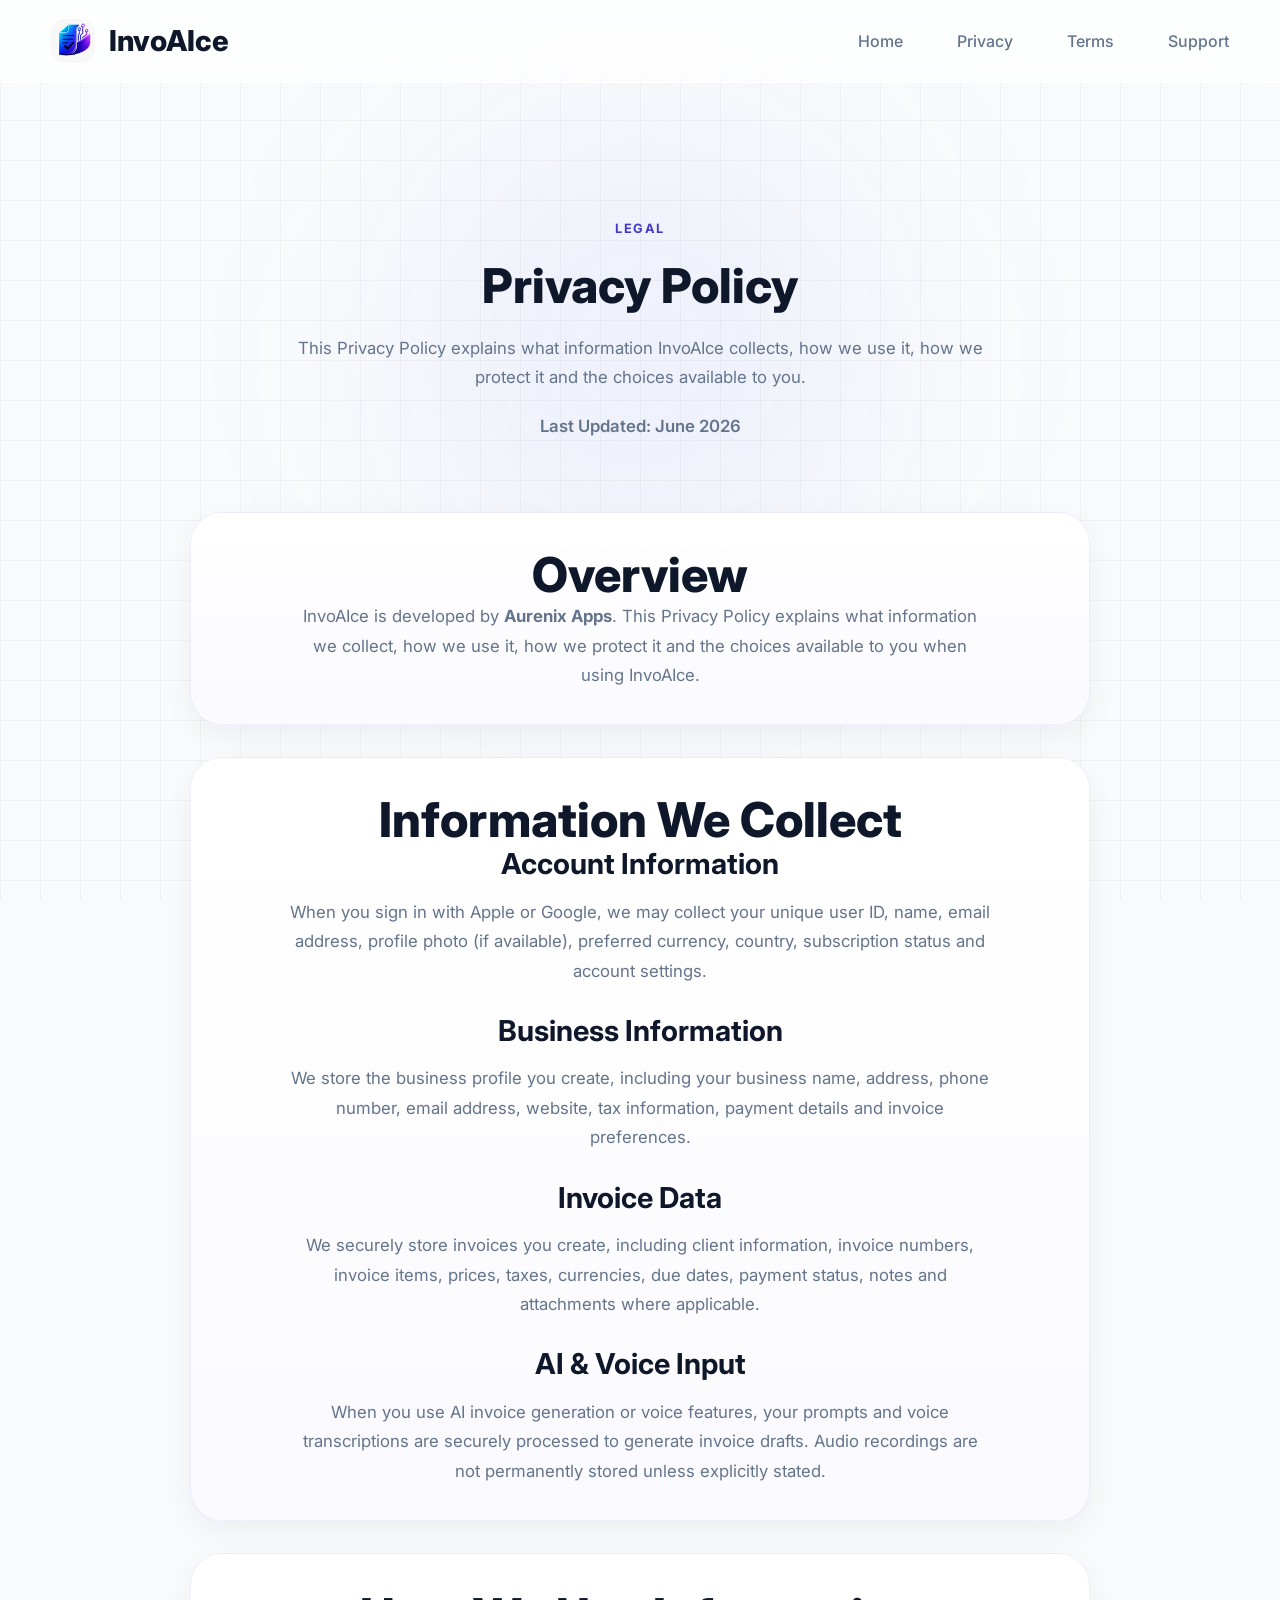
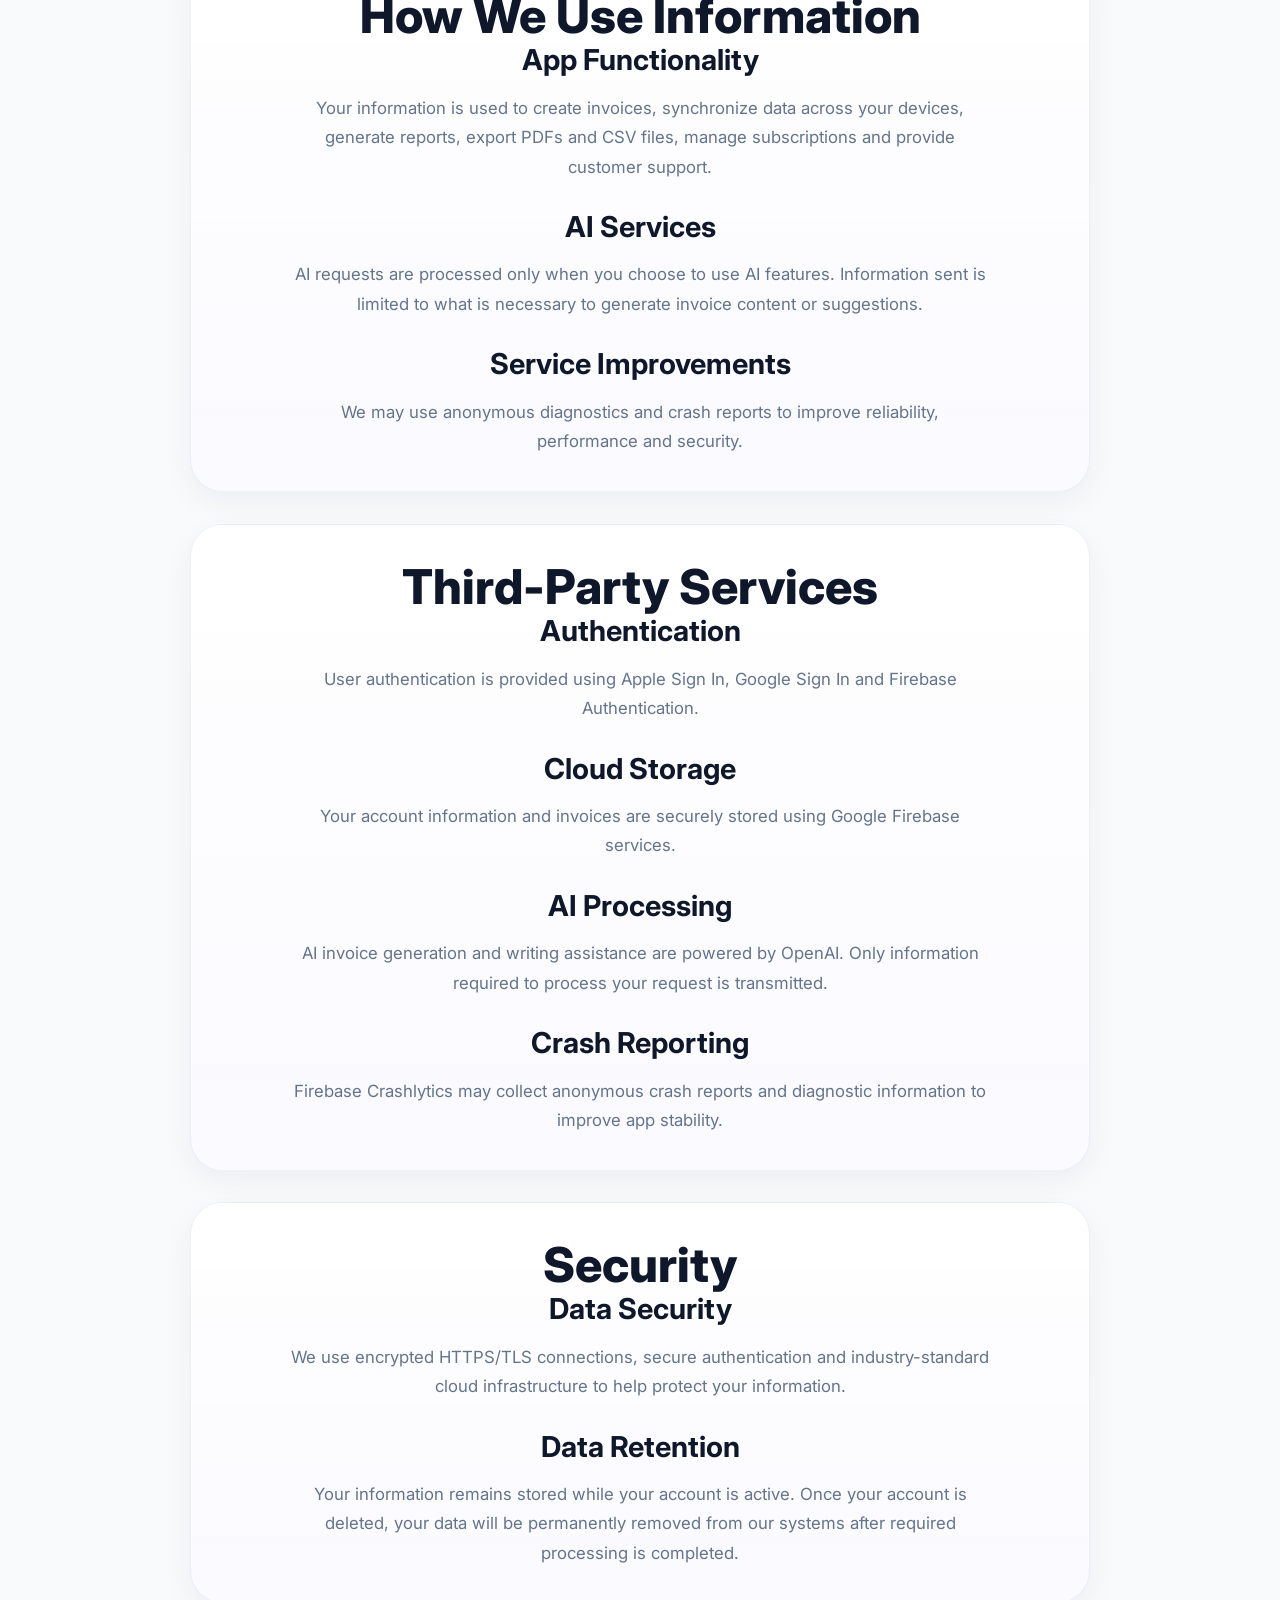
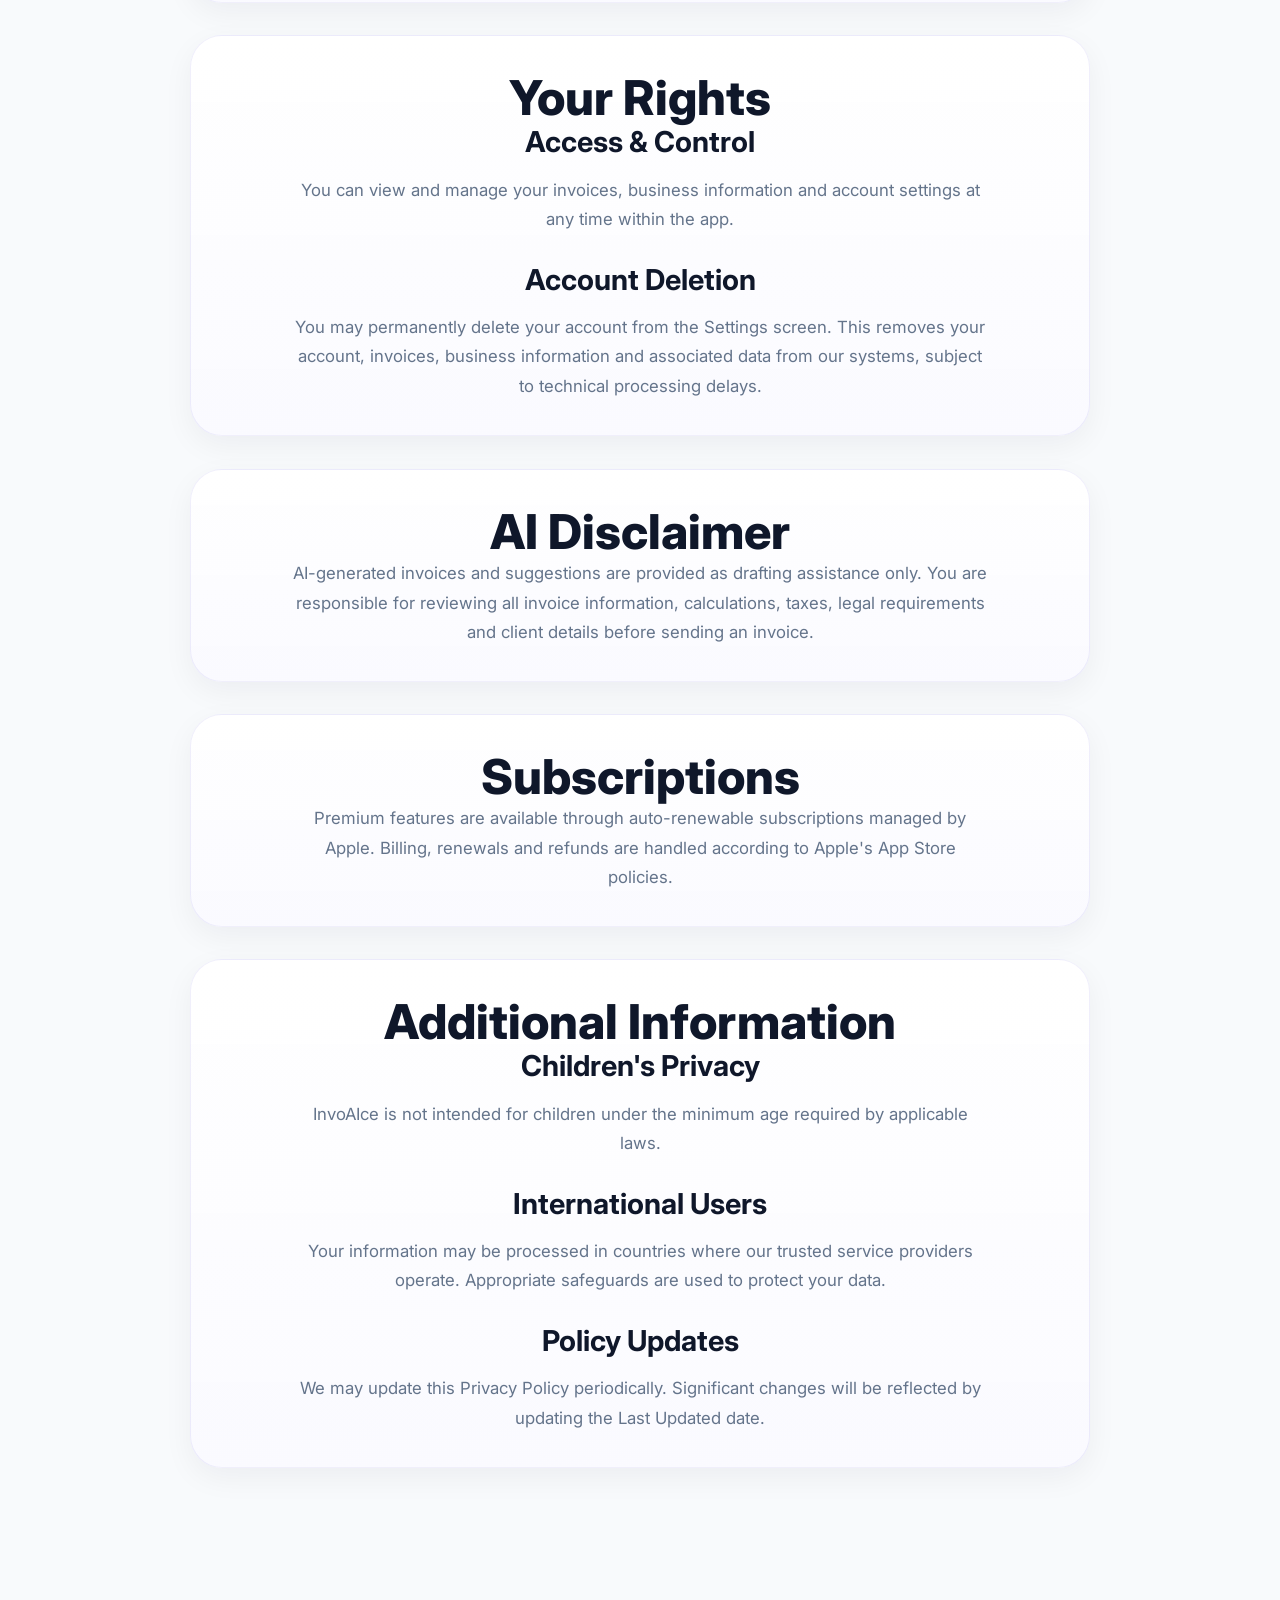
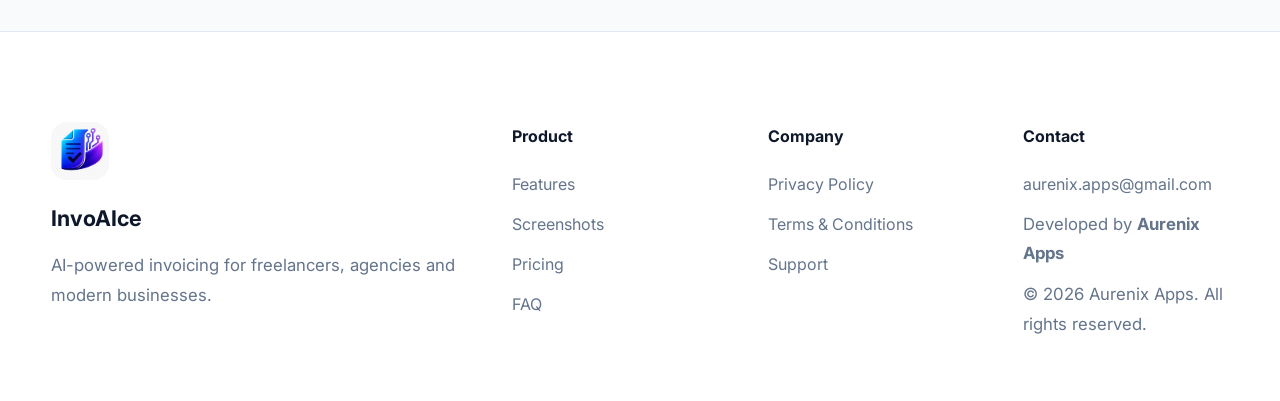
<file: privacy.html>
<!doctype html>
<html lang="en">
  <head>
    <meta charset="UTF-8" />
    <meta name="viewport" content="width=device-width, initial-scale=1.0" />

    <title>Privacy Policy • InvoAIce</title>

    <meta
      name="description"
      content="Privacy Policy for InvoAIce by Aurenix Apps."
    />

    <link rel="stylesheet" href="css/style.css" />
    <link rel="icon" href="assets/logo.png" />

    <link rel="preconnect" href="https://fonts.googleapis.com" />
    <link rel="preconnect" href="https://fonts.gstatic.com" crossorigin />

    <link
      href="https://fonts.googleapis.com/css2?family=Inter:wght@300;400;500;600;700;800&display=swap"
      rel="stylesheet"
    />
  </head>

  <body class="legal-page">
    <div class="background">
      <div class="gradient one"></div>
      <div class="gradient two"></div>
      <div class="grid-overlay"></div>
    </div>

    <nav class="navbar">
      <div class="container nav-wrapper">
        <a href="index.html" class="logo">
          <img src="assets/logo.png" alt="InvoAIce" />
          <span>InvoAIce</span>
        </a>

        <div class="nav-links">
          <a href="index.html">Home</a>
          <a href="privacy.html" class="active">Privacy</a>
          <a href="terms.html">Terms</a>
          <a href="support.html">Support</a>
        </div>

        <!-- <a href="index.html" class="download-btn">← Back to Website</a> -->
      </div>
    </nav>

    <section class="features">
      <div class="container">
        <div class="section-header">
          <span class="section-tag">LEGAL</span>

          <h2>Privacy Policy</h2>

          <p>
            This Privacy Policy explains what information InvoAIce collects, how
            we use it, how we protect it and the choices available to you.
          </p>

          <p
            style="margin-top: 20px; color: var(--text-light); font-weight: 600"
          >
            Last Updated: June 2026
          </p>
        </div>

        <div
          class="feature-card"
          style="max-width: 900px; margin: auto; margin-bottom: 32px"
        >
          <h2>Overview</h2>

          <p>
            InvoAIce is developed by <strong>Aurenix Apps</strong>. This Privacy
            Policy explains what information we collect, how we use it, how we
            protect it and the choices available to you when using InvoAIce.
          </p>
        </div>

        <div
          class="feature-card"
          style="max-width: 900px; margin: auto; margin-bottom: 32px"
        >
          <h2>Information We Collect</h2>

          <h3>Account Information</h3>
          <p>
            When you sign in with Apple or Google, we may collect your unique
            user ID, name, email address, profile photo (if available),
            preferred currency, country, subscription status and account
            settings.
          </p>

          <br />

          <h3>Business Information</h3>
          <p>
            We store the business profile you create, including your business
            name, address, phone number, email address, website, tax
            information, payment details and invoice preferences.
          </p>

          <br />

          <h3>Invoice Data</h3>
          <p>
            We securely store invoices you create, including client information,
            invoice numbers, invoice items, prices, taxes, currencies, due
            dates, payment status, notes and attachments where applicable.
          </p>

          <br />

          <h3>AI & Voice Input</h3>
          <p>
            When you use AI invoice generation or voice features, your prompts
            and voice transcriptions are securely processed to generate invoice
            drafts. Audio recordings are not permanently stored unless
            explicitly stated.
          </p>
        </div>

        <div
          class="feature-card"
          style="max-width: 900px; margin: auto; margin-bottom: 32px"
        >
          <h2>How We Use Information</h2>

          <h3>App Functionality</h3>
          <p>
            Your information is used to create invoices, synchronize data across
            your devices, generate reports, export PDFs and CSV files, manage
            subscriptions and provide customer support.
          </p>

          <br />

          <h3>AI Services</h3>
          <p>
            AI requests are processed only when you choose to use AI features.
            Information sent is limited to what is necessary to generate invoice
            content or suggestions.
          </p>

          <br />

          <h3>Service Improvements</h3>
          <p>
            We may use anonymous diagnostics and crash reports to improve
            reliability, performance and security.
          </p>
        </div>

        <div
          class="feature-card"
          style="max-width: 900px; margin: auto; margin-bottom: 32px"
        >
          <h2>Third-Party Services</h2>

          <h3>Authentication</h3>
          <p>
            User authentication is provided using Apple Sign In, Google Sign In
            and Firebase Authentication.
          </p>

          <br />

          <h3>Cloud Storage</h3>
          <p>
            Your account information and invoices are securely stored using
            Google Firebase services.
          </p>

          <br />

          <h3>AI Processing</h3>
          <p>
            AI invoice generation and writing assistance are powered by OpenAI.
            Only information required to process your request is transmitted.
          </p>

          <br />

          <h3>Crash Reporting</h3>
          <p>
            Firebase Crashlytics may collect anonymous crash reports and
            diagnostic information to improve app stability.
          </p>
        </div>

        <div
          class="feature-card"
          style="max-width: 900px; margin: auto; margin-bottom: 32px"
        >
          <h2>Security</h2>

          <h3>Data Security</h3>
          <p>
            We use encrypted HTTPS/TLS connections, secure authentication and
            industry-standard cloud infrastructure to help protect your
            information.
          </p>

          <br />

          <h3>Data Retention</h3>
          <p>
            Your information remains stored while your account is active. Once
            your account is deleted, your data will be permanently removed from
            our systems after required processing is completed.
          </p>
        </div>

        <div
          class="feature-card"
          style="max-width: 900px; margin: auto; margin-bottom: 32px"
        >
          <h2>Your Rights</h2>

          <h3>Access & Control</h3>
          <p>
            You can view and manage your invoices, business information and
            account settings at any time within the app.
          </p>

          <br />

          <h3>Account Deletion</h3>
          <p>
            You may permanently delete your account from the Settings screen.
            This removes your account, invoices, business information and
            associated data from our systems, subject to technical processing
            delays.
          </p>
        </div>

        <div
          class="feature-card"
          style="max-width: 900px; margin: auto; margin-bottom: 32px"
        >
          <h2>AI Disclaimer</h2>

          <p>
            AI-generated invoices and suggestions are provided as drafting
            assistance only. You are responsible for reviewing all invoice
            information, calculations, taxes, legal requirements and client
            details before sending an invoice.
          </p>
        </div>

        <div
          class="feature-card"
          style="max-width: 900px; margin: auto; margin-bottom: 32px"
        >
          <h2>Subscriptions</h2>

          <p>
            Premium features are available through auto-renewable subscriptions
            managed by Apple. Billing, renewals and refunds are handled
            according to Apple's App Store policies.
          </p>
        </div>

        <div
          class="feature-card"
          style="max-width: 900px; margin: auto; margin-bottom: 32px"
        >
          <h2>Additional Information</h2>

          <h3>Children's Privacy</h3>
          <p>
            InvoAIce is not intended for children under the minimum age required
            by applicable laws.
          </p>

          <br />

          <h3>International Users</h3>
          <p>
            Your information may be processed in countries where our trusted
            service providers operate. Appropriate safeguards are used to
            protect your data.
          </p>

          <br />

          <h3>Policy Updates</h3>
          <p>
            We may update this Privacy Policy periodically. Significant changes
            will be reflected by updating the Last Updated date.
          </p>
        </div>
      </div>
    </section>

    <footer>
      <div class="container footer-grid">
        <div>
          <img src="assets/logo.png" alt="InvoAIce" class="footer-logo" />
          <h3>InvoAIce</h3>

          <p>
            AI-powered invoicing for freelancers, agencies and modern
            businesses.
          </p>
        </div>

        <div>
          <h4>Product</h4>

          <a href="index.html#features">Features</a>
          <a href="index.html#screenshots">Screenshots</a>
          <a href="index.html#pricing">Pricing</a>
          <a href="index.html#faq">FAQ</a>
        </div>

        <div>
          <h4>Company</h4>

          <a href="privacy.html">Privacy Policy</a>
          <a href="terms.html">Terms & Conditions</a>
          <a href="support.html">Support</a>
        </div>

        <div>
          <h4>Contact</h4>

          <a href="mailto:aurenix.apps@gmail.com"> aurenix.apps@gmail.com </a>

          <p>Developed by <strong>Aurenix Apps</strong></p>

          <p>
            © <span class="current-year"></span> Aurenix Apps. All rights
            reserved.
          </p>
        </div>
      </div>
    </footer>

    <script src="js/script.js"></script>
  </body>
</html>
</file>
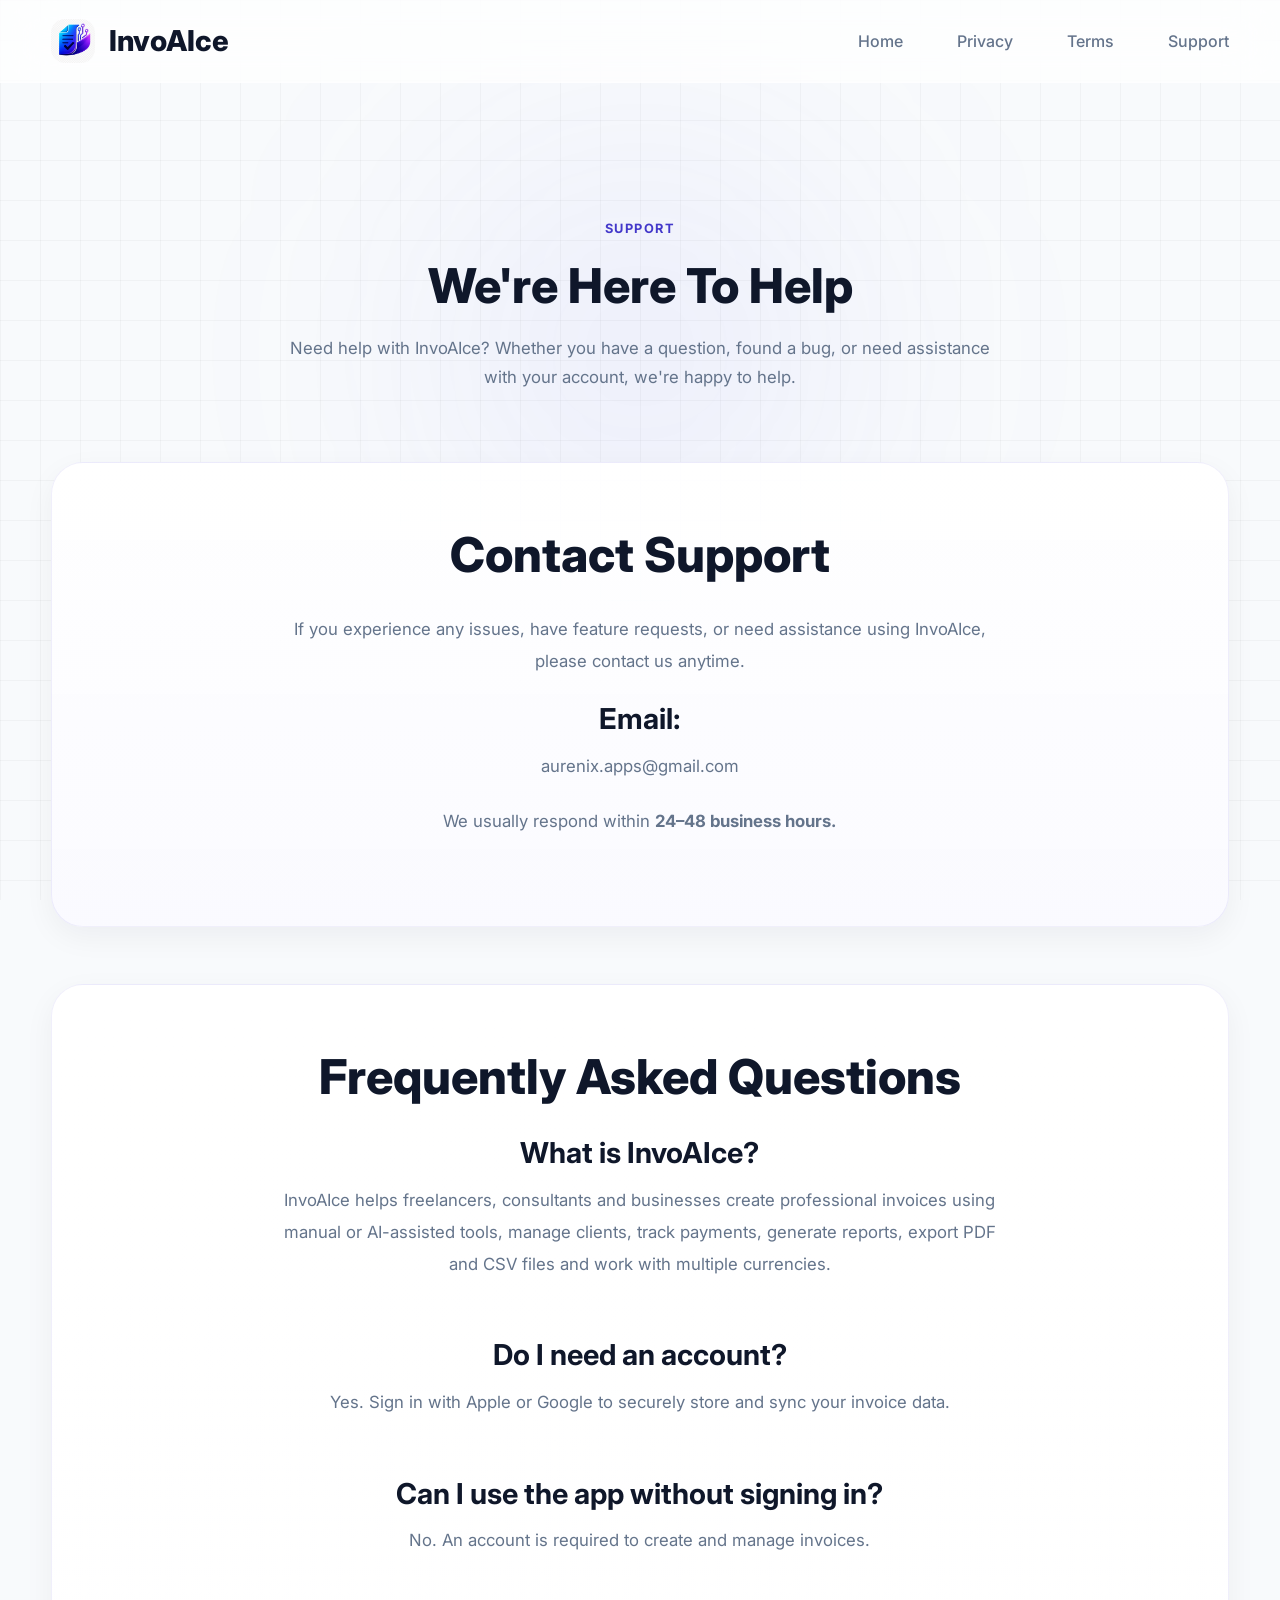
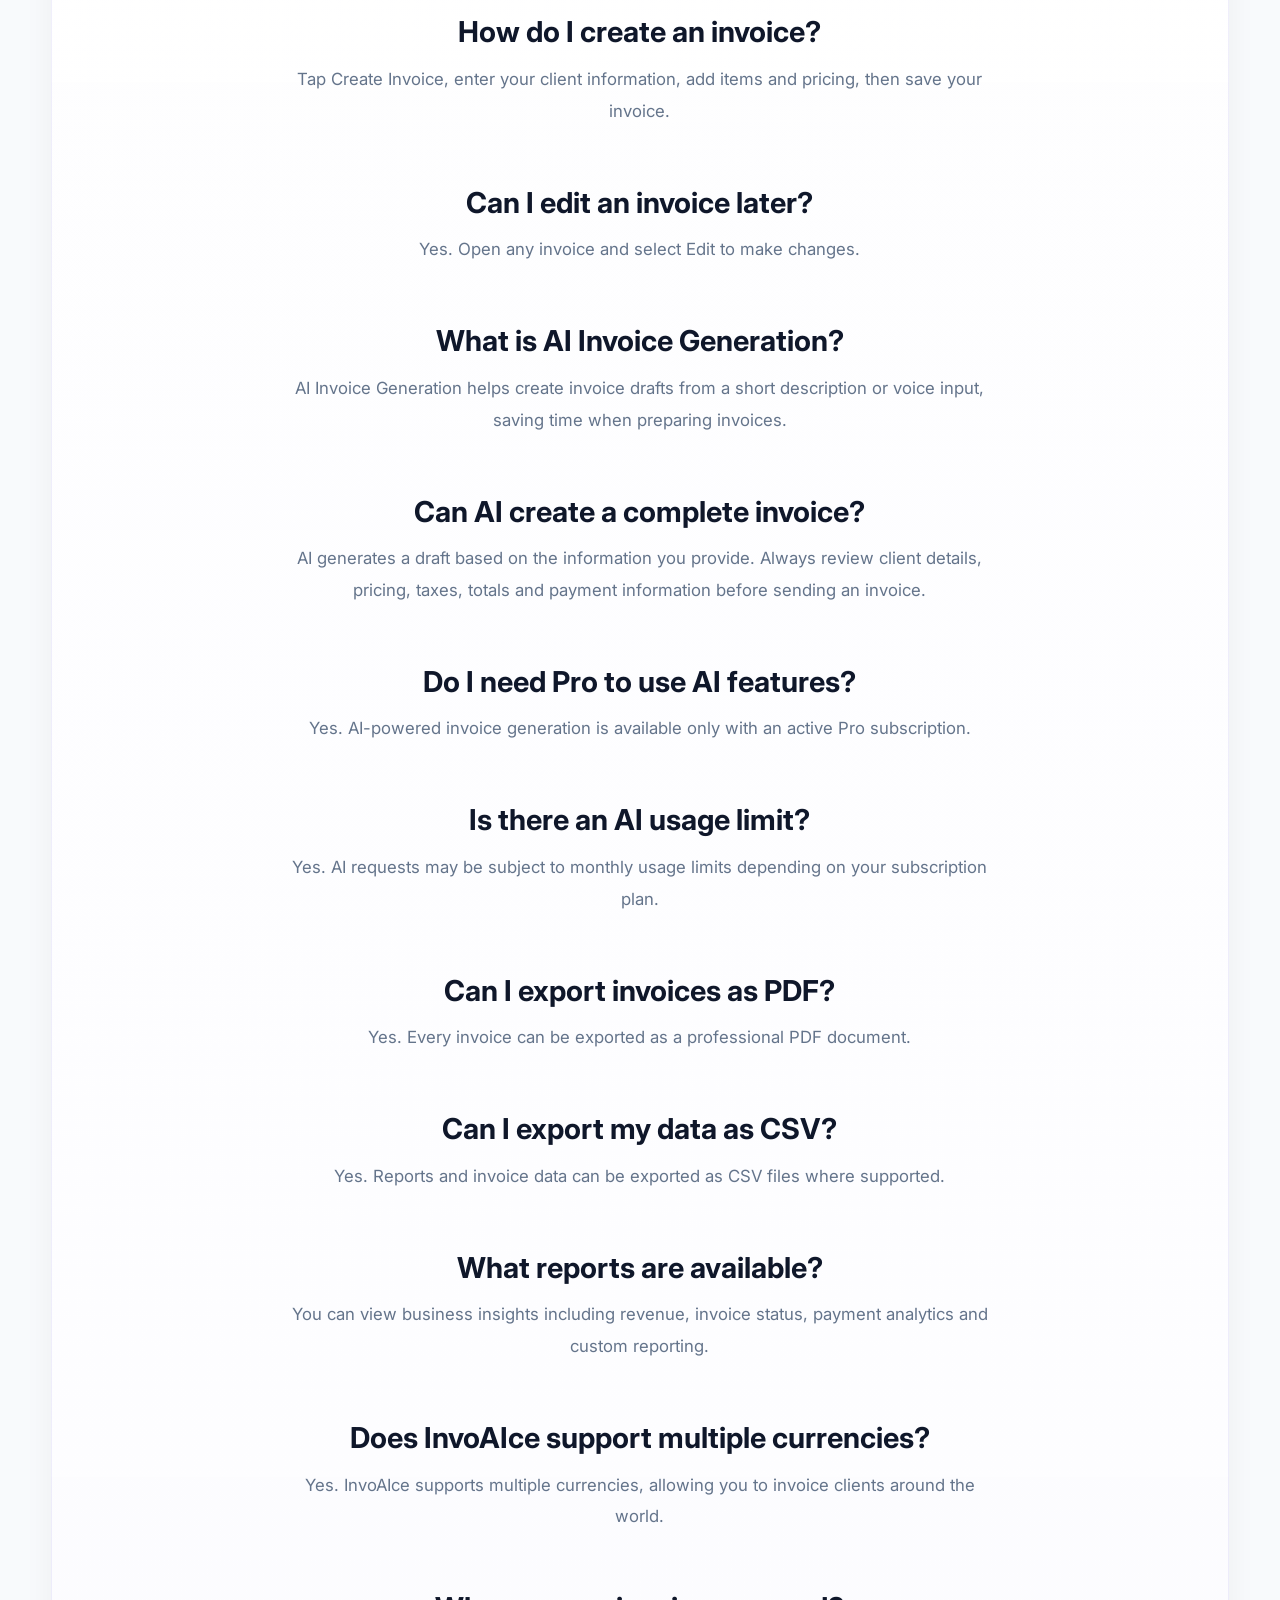
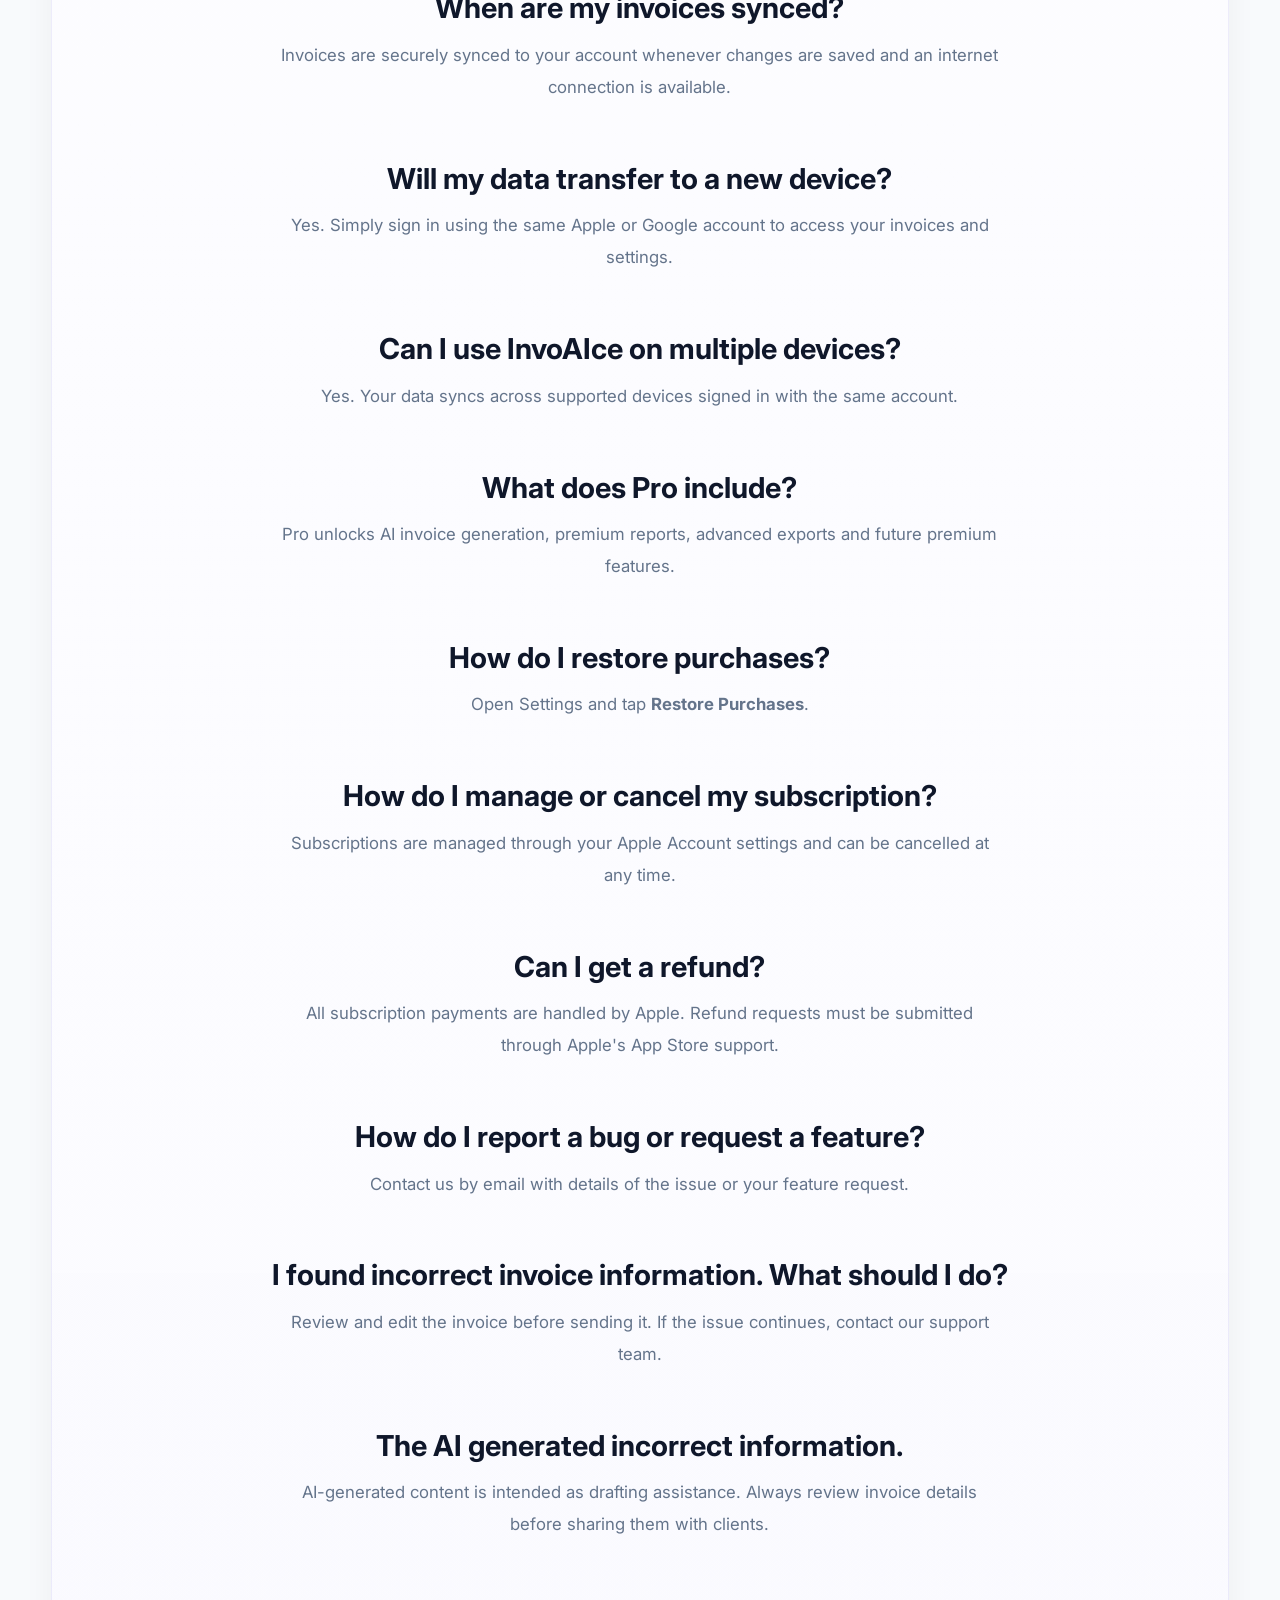
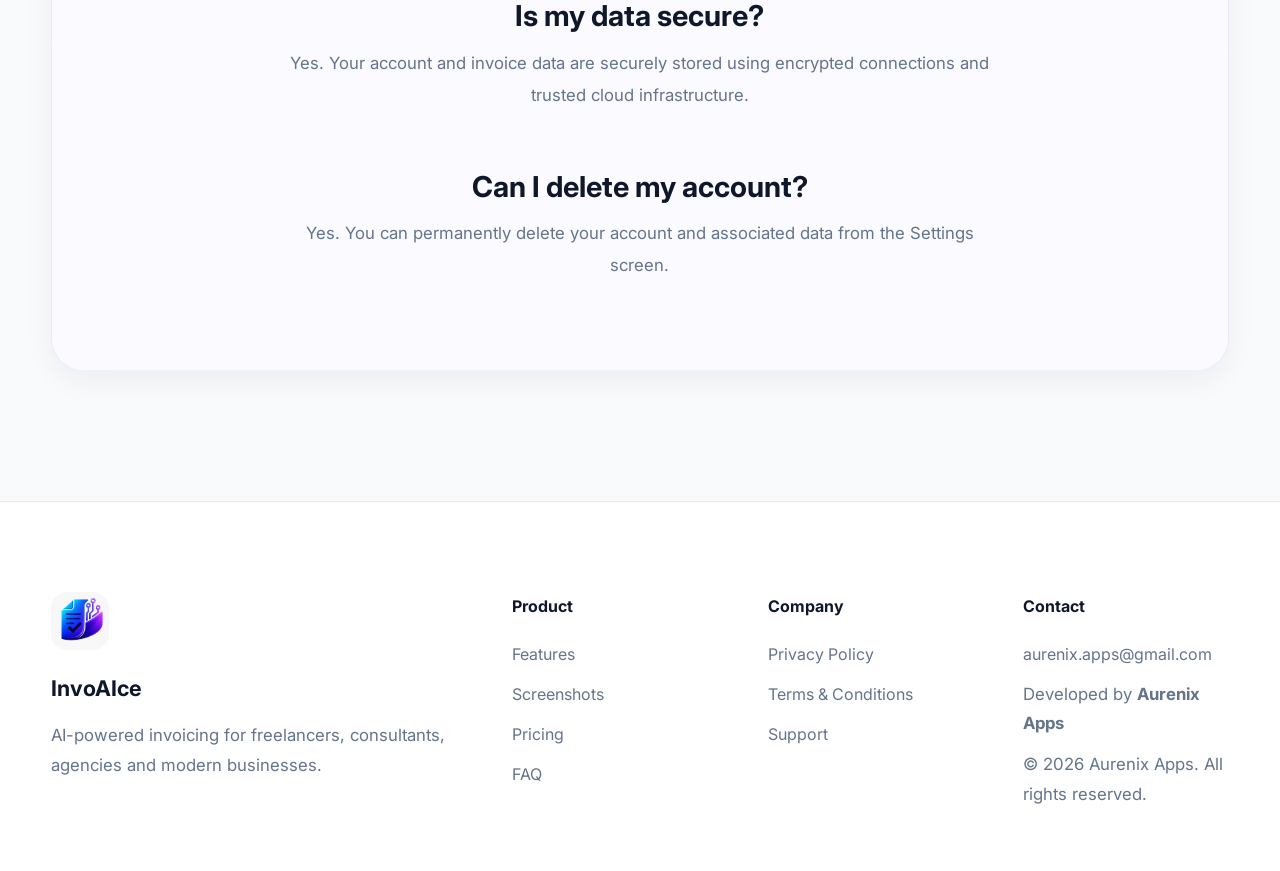
<file: support.html>
<!doctype html>
<html lang="en">
  <head>
    <meta charset="UTF-8" />
    <meta name="viewport" content="width=device-width, initial-scale=1.0" />

    <title>Support • InvoAIce</title>

    <meta name="description" content="Support for InvoAIce by Aurenix Apps." />

    <link rel="stylesheet" href="css/style.css" />
    <link rel="icon" href="assets/logo.png" />

    <link rel="preconnect" href="https://fonts.googleapis.com" />
    <link rel="preconnect" href="https://fonts.gstatic.com" crossorigin />

    <link
      href="https://fonts.googleapis.com/css2?family=Inter:wght@300;400;500;600;700;800&display=swap"
      rel="stylesheet"
    />
  </head>

  <body class="legal-page">
    <div class="background">
      <div class="gradient one"></div>
      <div class="gradient two"></div>
      <div class="grid-overlay"></div>
    </div>

    <nav class="navbar">
      <div class="container nav-wrapper">
        <a href="index.html" class="logo">
          <img src="assets/logo.png" alt="InvoAIce" />
          <span>InvoAIce</span>
        </a>

        <div class="nav-links">
          <a href="index.html">Home</a>
          <a href="privacy.html">Privacy</a>
          <a href="terms.html">Terms</a>
          <a href="support.html" class="active">Support</a>
        </div>
      </div>
    </nav>

    <section class="features">
      <div class="container">
        <div class="section-header">
          <span class="section-tag">SUPPORT</span>

          <h2>We're Here To Help</h2>

          <p>
            Need help with InvoAIce? Whether you have a question, found a bug,
            or need assistance with your account, we're happy to help.
          </p>
        </div>

        <div class="feature-card legal-card">
          <h2>Contact Support</h2>

          <p>
            If you experience any issues, have feature requests, or need
            assistance using InvoAIce, please contact us anytime.
          </p>

          <h3>Email:</h3>

          <p>
            <a href="mailto:aurenix.apps@gmail.com"> aurenix.apps@gmail.com </a>
          </p>

          <p>
            We usually respond within
            <strong>24–48 business hours.</strong>
          </p>

          <!-- <a href="mailto:aurenix.apps@gmail.com" class="primary-button">
            Email Support
          </a> -->
        </div>

        <div class="feature-card legal-card">
          <h2>Frequently Asked Questions</h2>

          <h3>What is InvoAIce?</h3>
          <p>
            InvoAIce helps freelancers, consultants and businesses create
            professional invoices using manual or AI-assisted tools, manage
            clients, track payments, generate reports, export PDF and CSV files
            and work with multiple currencies.
          </p>

          <h3>Do I need an account?</h3>
          <p>
            Yes. Sign in with Apple or Google to securely store and sync your
            invoice data.
          </p>

          <h3>Can I use the app without signing in?</h3>
          <p>No. An account is required to create and manage invoices.</p>

          <h3>How do I create an invoice?</h3>
          <p>
            Tap Create Invoice, enter your client information, add items and
            pricing, then save your invoice.
          </p>

          <h3>Can I edit an invoice later?</h3>
          <p>Yes. Open any invoice and select Edit to make changes.</p>

          <h3>What is AI Invoice Generation?</h3>
          <p>
            AI Invoice Generation helps create invoice drafts from a short
            description or voice input, saving time when preparing invoices.
          </p>

          <h3>Can AI create a complete invoice?</h3>
          <p>
            AI generates a draft based on the information you provide. Always
            review client details, pricing, taxes, totals and payment
            information before sending an invoice.
          </p>

          <h3>Do I need Pro to use AI features?</h3>
          <p>
            Yes. AI-powered invoice generation is available only with an active
            Pro subscription.
          </p>

          <h3>Is there an AI usage limit?</h3>
          <p>
            Yes. AI requests may be subject to monthly usage limits depending on
            your subscription plan.
          </p>

          <h3>Can I export invoices as PDF?</h3>
          <p>
            Yes. Every invoice can be exported as a professional PDF document.
          </p>

          <h3>Can I export my data as CSV?</h3>
          <p>
            Yes. Reports and invoice data can be exported as CSV files where
            supported.
          </p>

          <h3>What reports are available?</h3>
          <p>
            You can view business insights including revenue, invoice status,
            payment analytics and custom reporting.
          </p>

          <h3>Does InvoAIce support multiple currencies?</h3>
          <p>
            Yes. InvoAIce supports multiple currencies, allowing you to invoice
            clients around the world.
          </p>

          <h3>When are my invoices synced?</h3>
          <p>
            Invoices are securely synced to your account whenever changes are
            saved and an internet connection is available.
          </p>

          <h3>Will my data transfer to a new device?</h3>
          <p>
            Yes. Simply sign in using the same Apple or Google account to access
            your invoices and settings.
          </p>

          <h3>Can I use InvoAIce on multiple devices?</h3>
          <p>
            Yes. Your data syncs across supported devices signed in with the
            same account.
          </p>

          <h3>What does Pro include?</h3>
          <p>
            Pro unlocks AI invoice generation, premium reports, advanced exports
            and future premium features.
          </p>

          <h3>How do I restore purchases?</h3>
          <p>Open Settings and tap <strong>Restore Purchases</strong>.</p>

          <h3>How do I manage or cancel my subscription?</h3>
          <p>
            Subscriptions are managed through your Apple Account settings and
            can be cancelled at any time.
          </p>

          <h3>Can I get a refund?</h3>
          <p>
            All subscription payments are handled by Apple. Refund requests must
            be submitted through Apple's App Store support.
          </p>

          <h3>How do I report a bug or request a feature?</h3>
          <p>
            Contact us by email with details of the issue or your feature
            request.
          </p>

          <h3>I found incorrect invoice information. What should I do?</h3>
          <p>
            Review and edit the invoice before sending it. If the issue
            continues, contact our support team.
          </p>

          <h3>The AI generated incorrect information.</h3>
          <p>
            AI-generated content is intended as drafting assistance. Always
            review invoice details before sharing them with clients.
          </p>

          <h3>Is my data secure?</h3>
          <p>
            Yes. Your account and invoice data are securely stored using
            encrypted connections and trusted cloud infrastructure.
          </p>

          <h3>Can I delete my account?</h3>
          <p>
            Yes. You can permanently delete your account and associated data
            from the Settings screen.
          </p>
        </div>
      </div>
    </section>

    <footer>
      <div class="container footer-grid">
        <div>
          <img src="assets/logo.png" alt="InvoAIce" class="footer-logo" />

          <h3>InvoAIce</h3>

          <p>
            AI-powered invoicing for freelancers, consultants, agencies and
            modern businesses.
          </p>
        </div>

        <div>
          <h4>Product</h4>

          <a href="index.html#features">Features</a>
          <a href="index.html#screenshots">Screenshots</a>
          <a href="index.html#pricing">Pricing</a>
          <a href="index.html#faq">FAQ</a>
        </div>

        <div>
          <h4>Company</h4>

          <a href="privacy.html">Privacy Policy</a>
          <a href="terms.html">Terms &amp; Conditions</a>
          <a href="support.html">Support</a>
        </div>

        <div>
          <h4>Contact</h4>

          <a href="mailto:aurenix.apps@gmail.com"> aurenix.apps@gmail.com </a>

          <p>Developed by <strong>Aurenix Apps</strong></p>

          <p>
            © <span class="current-year"></span> Aurenix Apps. All rights
            reserved.
          </p>
        </div>
      </div>
    </footer>

    <script src="js/script.js"></script>
  </body>
</html>
</file>
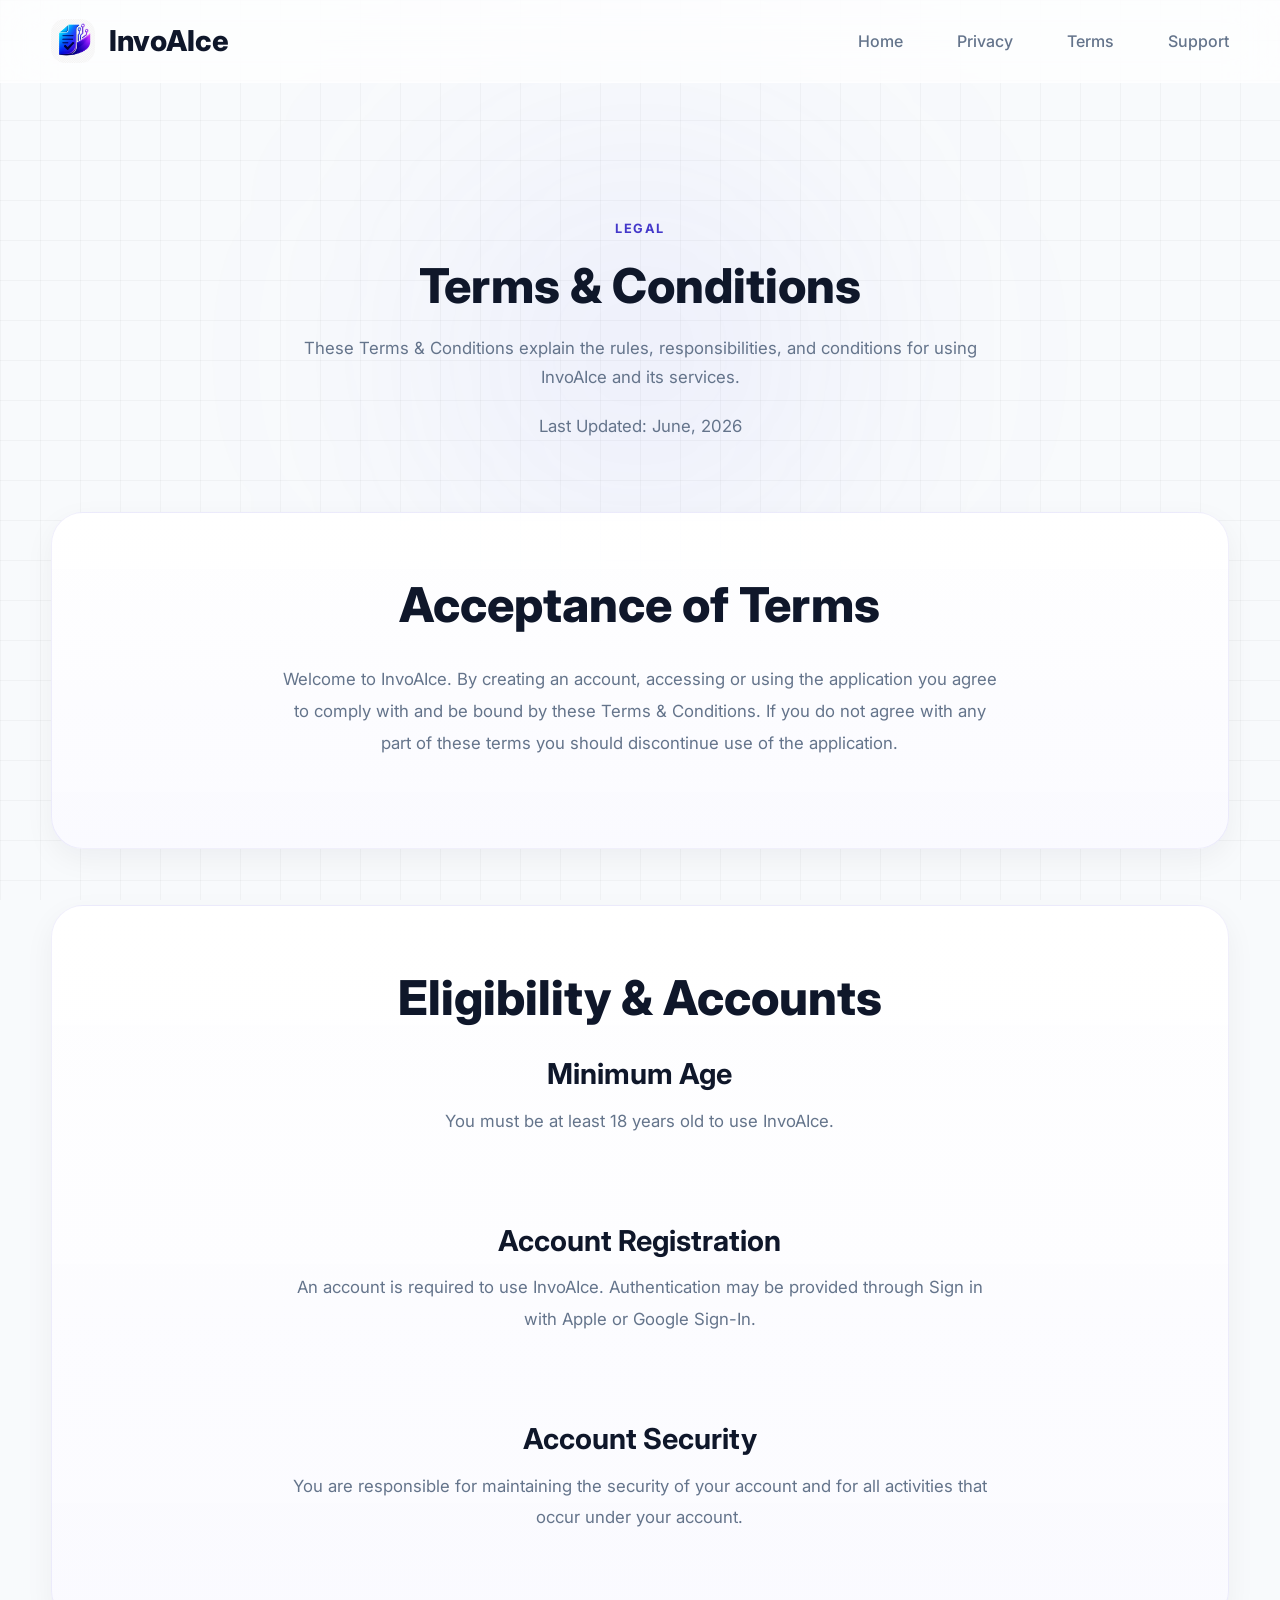
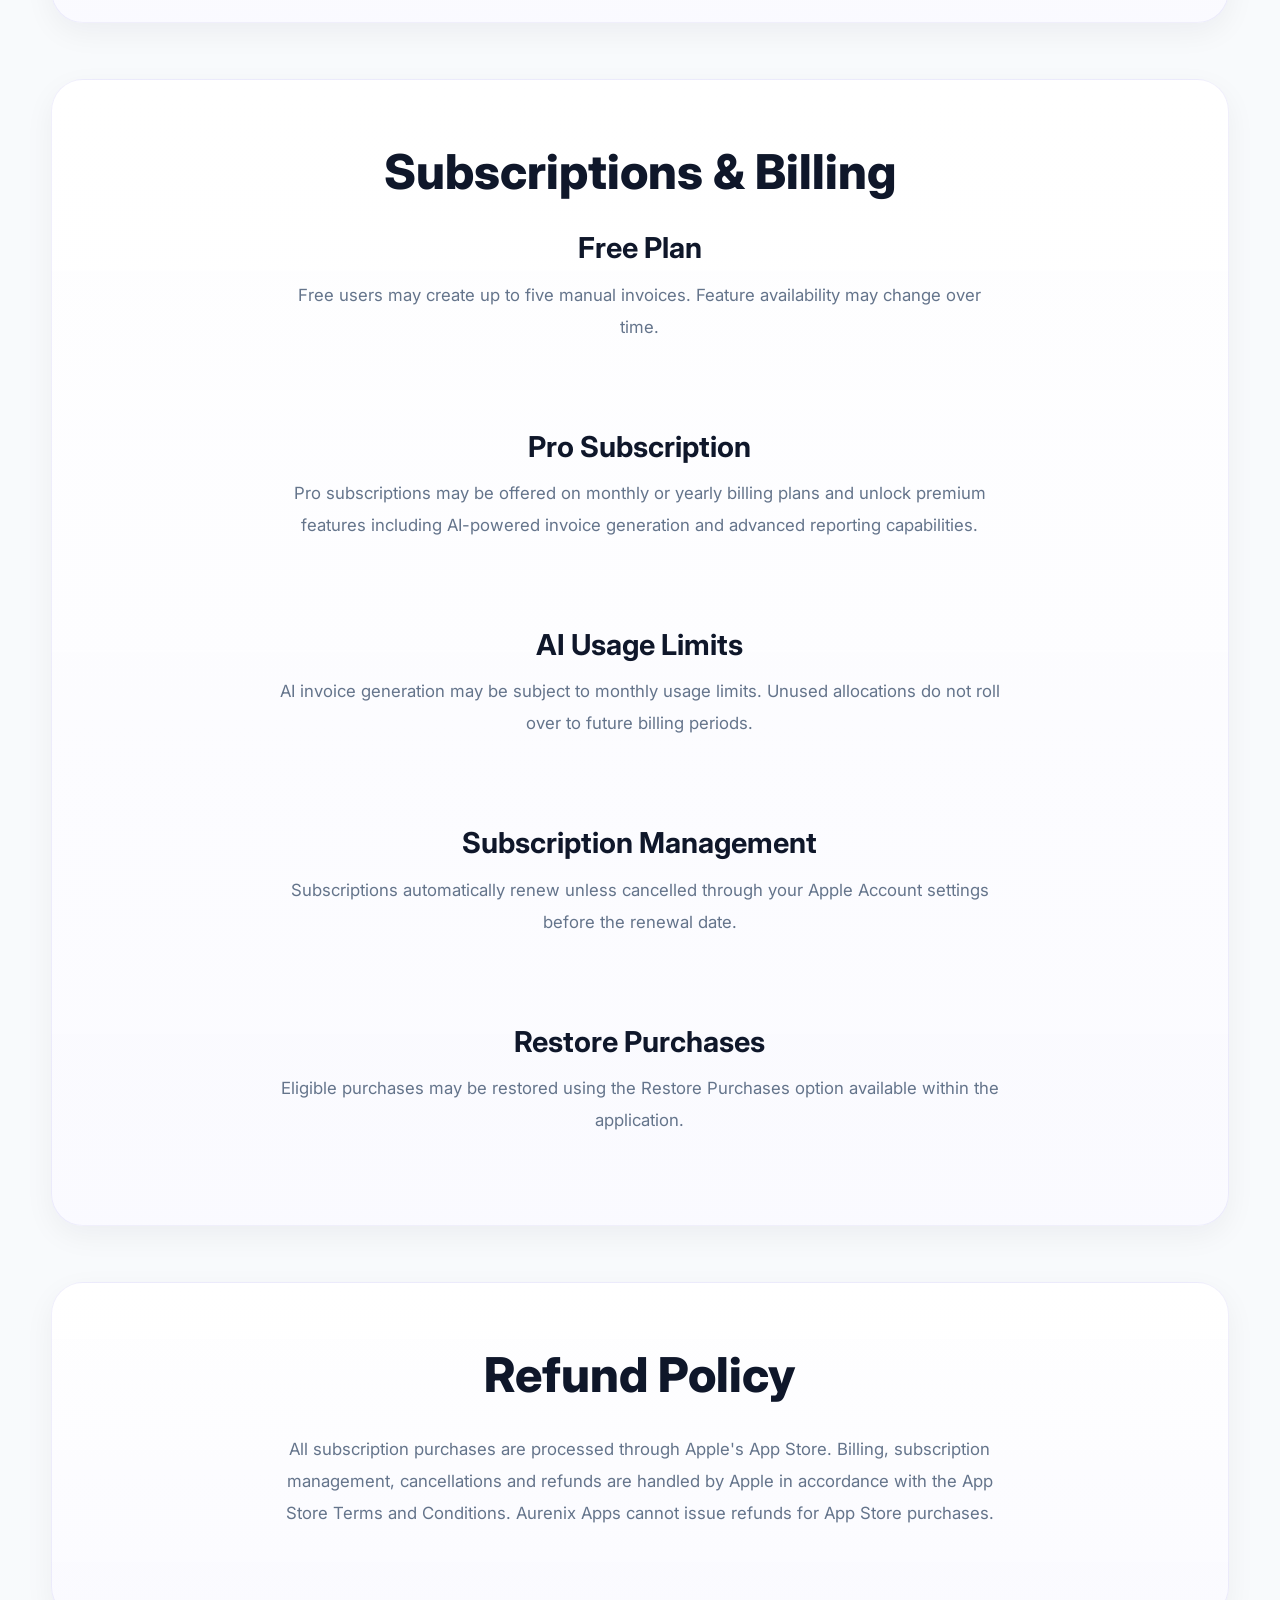
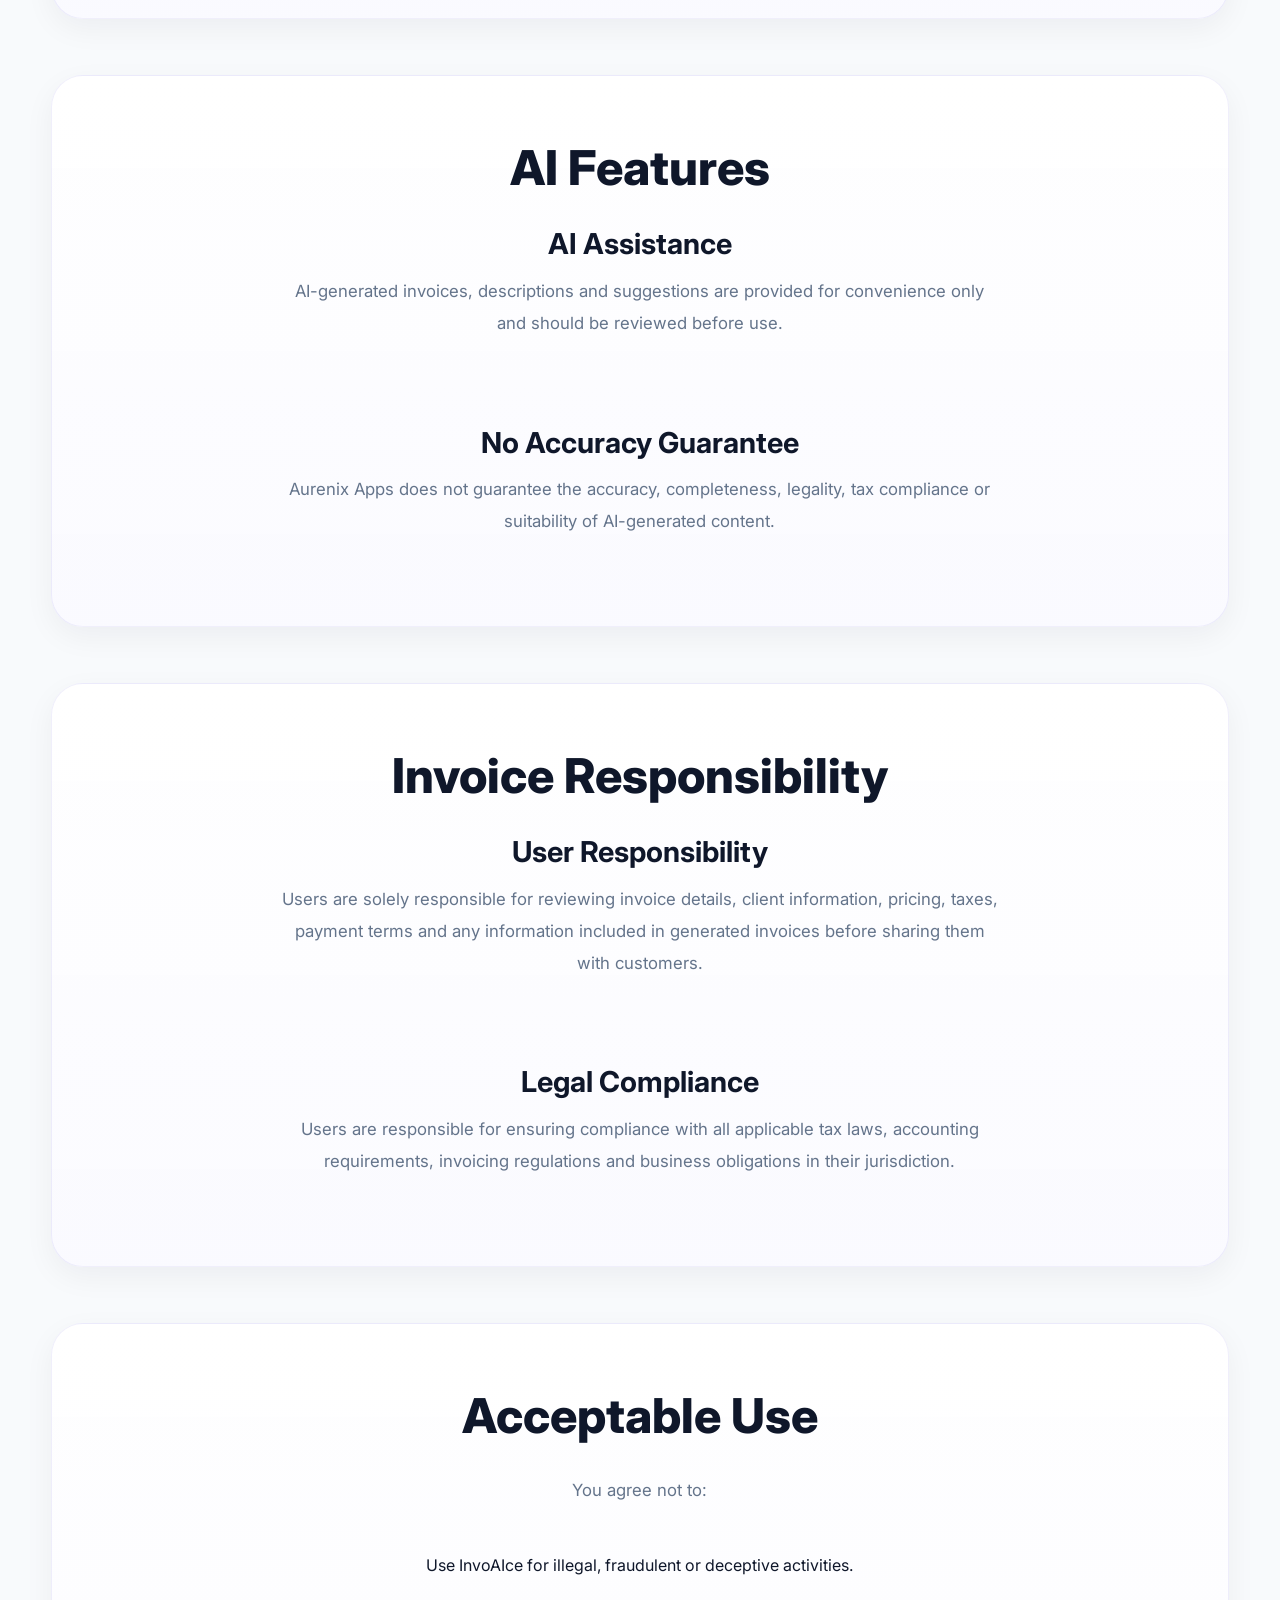
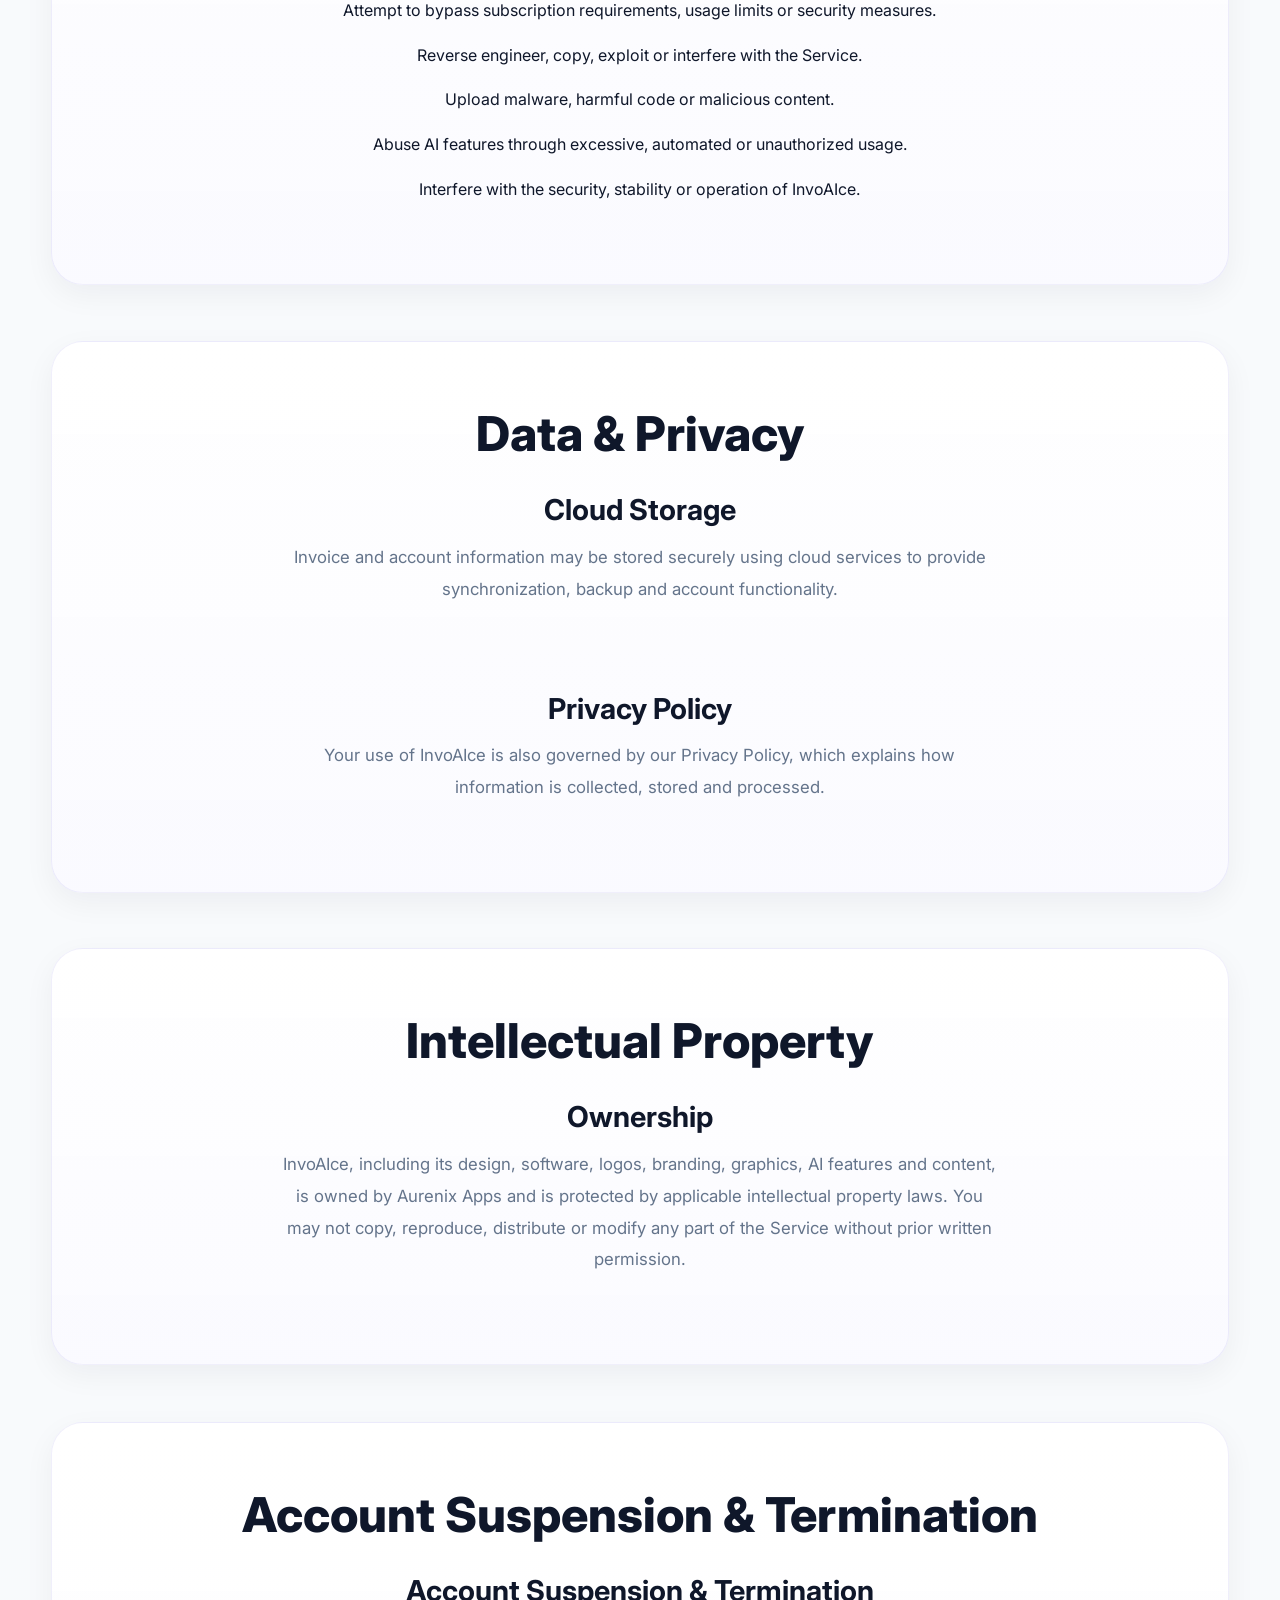
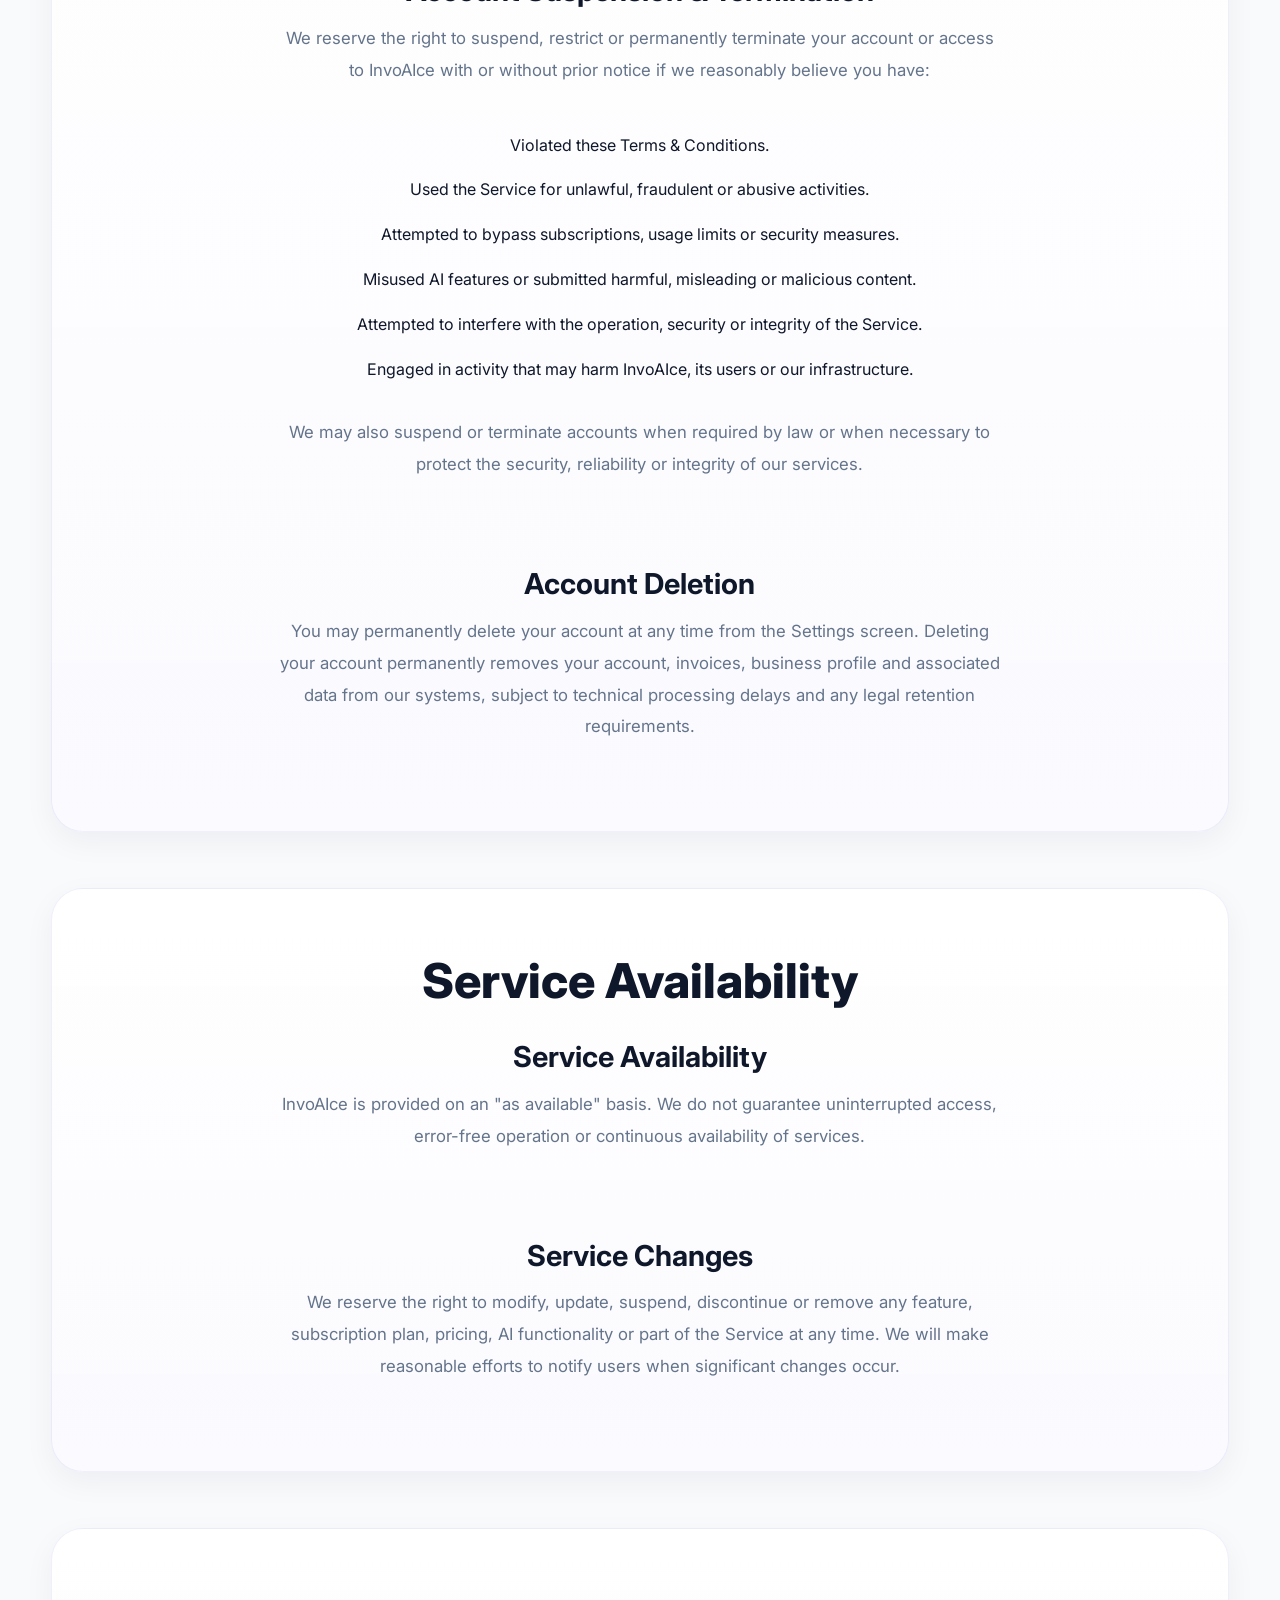
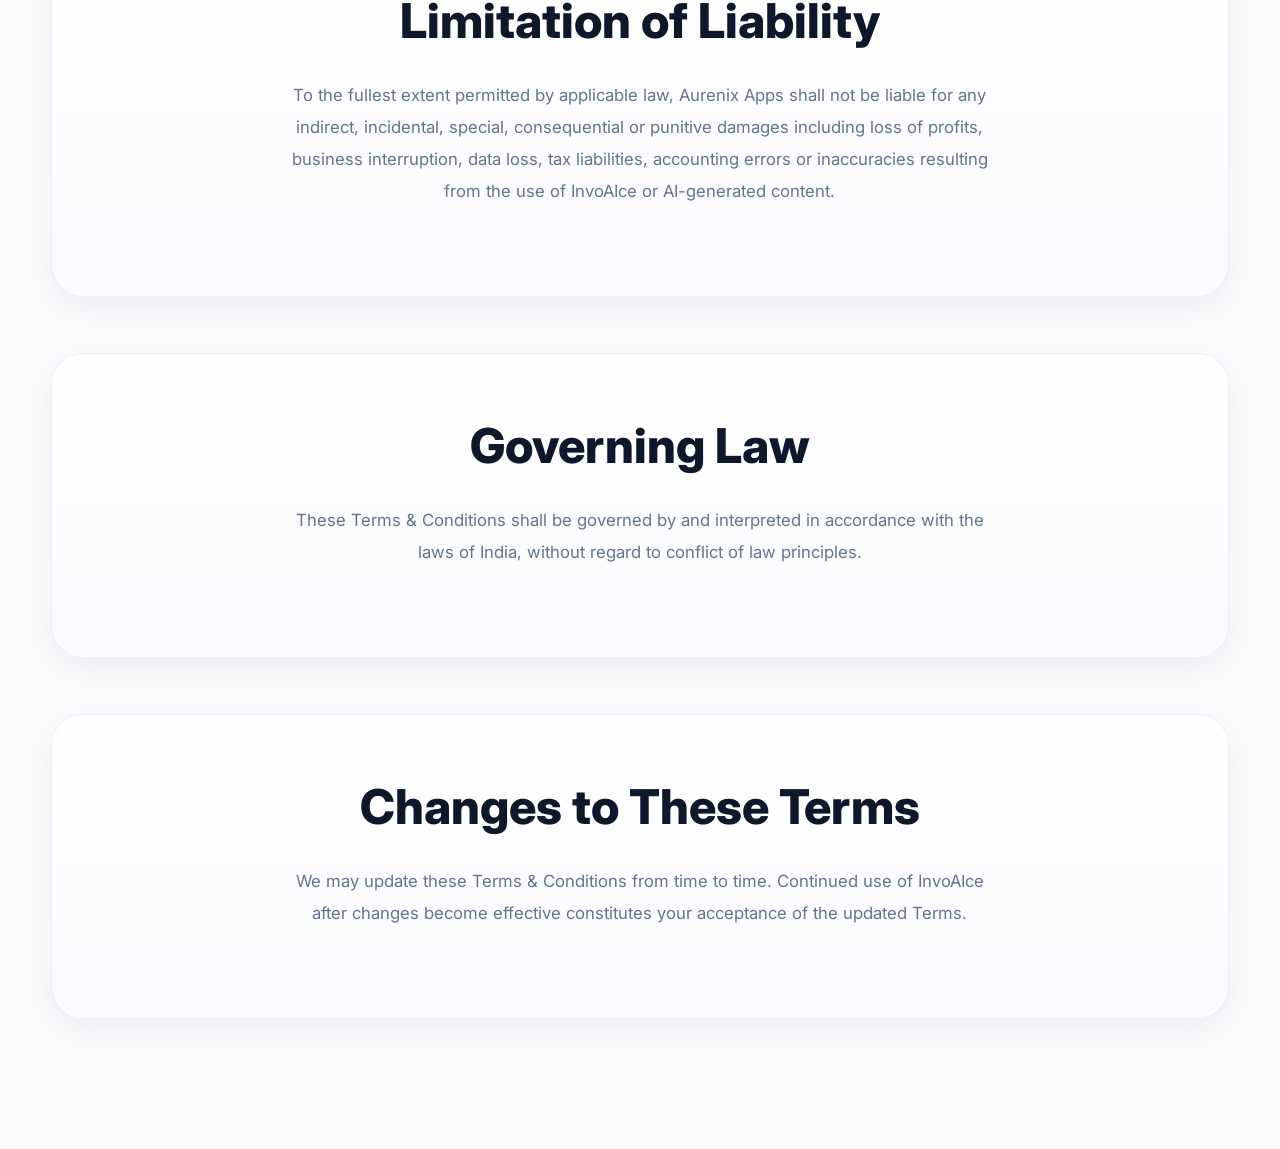
<file: terms.html>
<!doctype html>
<html lang="en">
  <head>
    <meta charset="UTF-8" />

    <meta name="viewport" content="width=device-width, initial-scale=1.0" />

    <title>Terms & Conditions • InvoAIce</title>

    <meta
      name="description"
      content="Terms and Conditions for InvoAIce by Aurenix Apps."
    />

    <link rel="stylesheet" href="css/style.css" />

    <link rel="icon" href="assets/logo.png" />

    <link rel="preconnect" href="https://fonts.googleapis.com" />

    <link rel="preconnect" href="https://fonts.gstatic.com" crossorigin />

    <link
      href="https://fonts.googleapis.com/css2?family=Inter:wght@300;400;500;600;700;800&display=swap"
      rel="stylesheet"
    />
  </head>

  <body class="legal-page">
    <div class="background">
      <div class="gradient one"></div>

      <div class="gradient two"></div>

      <div class="grid-overlay"></div>
    </div>

    <nav class="navbar">
      <div class="container nav-wrapper">
        <a href="index.html" class="logo">
          <img src="assets/logo.png" alt="InvoAIce" />
          <span>InvoAIce</span>
        </a>

        <div class="nav-links">
          <a href="index.html">Home</a>
          <a href="privacy.html">Privacy</a>
          <a href="terms.html">Terms</a>
          <a href="support.html" class="active">Support</a>
        </div>

        <!-- <a href="index.html" class="download-btn"> ← Back to Website </a> -->
      </div>
    </nav>

    <section class="features">
      <div class="container">
        <div class="section-header">
          <span class="section-tag"> LEGAL </span>

          <h2>Terms & Conditions</h2>

          <p>
            These Terms & Conditions explain the rules, responsibilities, and
            conditions for using InvoAIce and its services.
          </p>

          <p class="legal-date">Last Updated: June, 2026</p>
        </div>

        <div class="feature-card legal-card">
          <h2>Acceptance of Terms</h2>

          <p>
            Welcome to InvoAIce. By creating an account, accessing or using the
            application you agree to comply with and be bound by these Terms &
            Conditions. If you do not agree with any part of these terms you
            should discontinue use of the application.
          </p>
        </div>

        <div class="feature-card legal-card">
          <h2>Eligibility & Accounts</h2>

          <h3>Minimum Age</h3>

          <p>You must be at least 18 years old to use InvoAIce.</p>

          <br />

          <h3>Account Registration</h3>

          <p>
            An account is required to use InvoAIce. Authentication may be
            provided through Sign in with Apple or Google Sign-In.
          </p>

          <br />

          <h3>Account Security</h3>

          <p>
            You are responsible for maintaining the security of your account and
            for all activities that occur under your account.
          </p>
        </div>

        <div class="feature-card legal-card">
          <h2>Subscriptions & Billing</h2>

          <h3>Free Plan</h3>

          <p>
            Free users may create up to five manual invoices. Feature
            availability may change over time.
          </p>

          <br />

          <h3>Pro Subscription</h3>

          <p>
            Pro subscriptions may be offered on monthly or yearly billing plans
            and unlock premium features including AI-powered invoice generation
            and advanced reporting capabilities.
          </p>

          <br />

          <h3>AI Usage Limits</h3>

          <p>
            AI invoice generation may be subject to monthly usage limits. Unused
            allocations do not roll over to future billing periods.
          </p>

          <br />

          <h3>Subscription Management</h3>

          <p>
            Subscriptions automatically renew unless cancelled through your
            Apple Account settings before the renewal date.
          </p>

          <br />

          <h3>Restore Purchases</h3>

          <p>
            Eligible purchases may be restored using the Restore Purchases
            option available within the application.
          </p>
        </div>

        <div class="feature-card legal-card">
          <h2>Refund Policy</h2>

          <p>
            All subscription purchases are processed through Apple's App Store.
            Billing, subscription management, cancellations and refunds are
            handled by Apple in accordance with the App Store Terms and
            Conditions. Aurenix Apps cannot issue refunds for App Store
            purchases.
          </p>
        </div>

        <div class="feature-card legal-card">
          <h2>AI Features</h2>

          <h3>AI Assistance</h3>

          <p>
            AI-generated invoices, descriptions and suggestions are provided for
            convenience only and should be reviewed before use.
          </p>

          <br />

          <h3>No Accuracy Guarantee</h3>

          <p>
            Aurenix Apps does not guarantee the accuracy, completeness,
            legality, tax compliance or suitability of AI-generated content.
          </p>
        </div>

        <div class="feature-card legal-card">
          <h2>Invoice Responsibility</h2>

          <h3>User Responsibility</h3>

          <p>
            Users are solely responsible for reviewing invoice details, client
            information, pricing, taxes, payment terms and any information
            included in generated invoices before sharing them with customers.
          </p>

          <br />

          <h3>Legal Compliance</h3>

          <p>
            Users are responsible for ensuring compliance with all applicable
            tax laws, accounting requirements, invoicing regulations and
            business obligations in their jurisdiction.
          </p>
        </div>

        <div class="feature-card legal-card">
          <h2>Acceptable Use</h2>

          <p>You agree not to:</p>

          <ul>
            <li>
              Use InvoAIce for illegal, fraudulent or deceptive activities.
            </li>

            <li>
              Attempt to bypass subscription requirements, usage limits or
              security measures.
            </li>

            <li>
              Reverse engineer, copy, exploit or interfere with the Service.
            </li>

            <li>Upload malware, harmful code or malicious content.</li>

            <li>
              Abuse AI features through excessive, automated or unauthorized
              usage.
            </li>

            <li>
              Interfere with the security, stability or operation of InvoAIce.
            </li>
          </ul>
        </div>

        <div class="feature-card legal-card">
          <h2>Data & Privacy</h2>

          <h3>Cloud Storage</h3>

          <p>
            Invoice and account information may be stored securely using cloud
            services to provide synchronization, backup and account
            functionality.
          </p>

          <br />

          <h3>Privacy Policy</h3>

          <p>
            Your use of InvoAIce is also governed by our Privacy Policy, which
            explains how information is collected, stored and processed.
          </p>
        </div>

        <div class="feature-card legal-card">
          <h2>Intellectual Property</h2>

          <h3>Ownership</h3>

          <p>
            InvoAIce, including its design, software, logos, branding, graphics,
            AI features and content, is owned by Aurenix Apps and is protected
            by applicable intellectual property laws. You may not copy,
            reproduce, distribute or modify any part of the Service without
            prior written permission.
          </p>
        </div>

        <div class="feature-card legal-card">
          <h2>Account Suspension & Termination</h2>

          <h3>Account Suspension & Termination</h3>

          <p>
            We reserve the right to suspend, restrict or permanently terminate
            your account or access to InvoAIce with or without prior notice if
            we reasonably believe you have:
          </p>

          <ul>
            <li>Violated these Terms & Conditions.</li>

            <li>
              Used the Service for unlawful, fraudulent or abusive activities.
            </li>

            <li>
              Attempted to bypass subscriptions, usage limits or security
              measures.
            </li>

            <li>
              Misused AI features or submitted harmful, misleading or malicious
              content.
            </li>

            <li>
              Attempted to interfere with the operation, security or integrity
              of the Service.
            </li>

            <li>
              Engaged in activity that may harm InvoAIce, its users or our
              infrastructure.
            </li>
          </ul>

          <p style="margin-top: 18px">
            We may also suspend or terminate accounts when required by law or
            when necessary to protect the security, reliability or integrity of
            our services.
          </p>

          <br />

          <h3>Account Deletion</h3>

          <p>
            You may permanently delete your account at any time from the
            Settings screen. Deleting your account permanently removes your
            account, invoices, business profile and associated data from our
            systems, subject to technical processing delays and any legal
            retention requirements.
          </p>
        </div>

        <div class="feature-card legal-card">
          <h2>Service Availability</h2>

          <h3>Service Availability</h3>

          <p>
            InvoAIce is provided on an "as available" basis. We do not guarantee
            uninterrupted access, error-free operation or continuous
            availability of services.
          </p>

          <br />

          <h3>Service Changes</h3>

          <p>
            We reserve the right to modify, update, suspend, discontinue or
            remove any feature, subscription plan, pricing, AI functionality or
            part of the Service at any time. We will make reasonable efforts to
            notify users when significant changes occur.
          </p>
        </div>

        <div class="feature-card legal-card">
          <h2>Limitation of Liability</h2>

          <p>
            To the fullest extent permitted by applicable law, Aurenix Apps
            shall not be liable for any indirect, incidental, special,
            consequential or punitive damages including loss of profits,
            business interruption, data loss, tax liabilities, accounting errors
            or inaccuracies resulting from the use of InvoAIce or AI-generated
            content.
          </p>
        </div>

        <div class="feature-card legal-card">
          <h2>Governing Law</h2>

          <p>
            These Terms & Conditions shall be governed by and interpreted in
            accordance with the laws of India, without regard to conflict of law
            principles.
          </p>
        </div>

        <div class="feature-card legal-card">
          <h2>Changes to These Terms</h2>

          <p>
            We may update these Terms & Conditions from time to time. Continued
            use of InvoAIce after changes become effective constitutes your
            acceptance of the updated Terms.
          </p>
        </div>
      </div>
    </section>
  </body>
</html>
</file>
<file: css/style.css>
/*====================================================
InvoAIce Website
Designed for Launch
====================================================*/

:root {
  --primary: #4338ca;
  --primary-light: #6366f1;
  --primary-dark: #3730a3;

  --background: #f8fafc;
  --surface: #ffffff;

  --text: #0f172a;
  --text-light: #64748b;

  --border: #e2e8f0;

  --radius: 28px;

  --shadow-sm: 0 10px 30px rgba(15, 23, 42, 0.05);

  --shadow-md: 0 25px 60px rgba(15, 23, 42, 0.08);

  --shadow-lg: 0 40px 90px rgba(15, 23, 42, 0.14);
}

/*=========================
Reset
=========================*/

* {
  margin: 0;
  padding: 0;
  box-sizing: border-box;
}

html {
  scroll-behavior: smooth;
}

body {
  font-family: "Inter", sans-serif;

  background: var(--background);

  color: var(--text);

  line-height: 1.75;

  overflow-x: hidden;
}

img {
  display: block;

  max-width: 100%;
}

a {
  text-decoration: none;

  color: inherit;
}

ul {
  list-style: none;
}

/*=========================
Container
=========================*/

.container {
  width: min(1180px, 92%);

  margin: auto;
}

/*=========================
Animated Background
=========================*/

.background {
  position: fixed;

  inset: 0;

  overflow: hidden;

  z-index: -2;
}

.gradient {
  position: absolute;

  width: 700px;
  height: 700px;

  border-radius: 50%;

  filter: blur(140px);

  opacity: 0.32;
}

.gradient-1 {
  top: -220px;

  left: -180px;

  background: #6366f1;
}

.gradient-2 {
  right: -180px;

  bottom: -220px;

  background: #4338ca;
}

.grid-overlay {
  position: absolute;

  inset: 0;

  background-image:
    linear-gradient(rgba(0, 0, 0, 0.03) 1px, transparent 1px),
    linear-gradient(90deg, rgba(0, 0, 0, 0.03) 1px, transparent 1px);

  background-size: 40px 40px;
}

/*=========================
Typography
=========================*/

h1 {
  font-size: 4.5rem;

  font-weight: 900;

  line-height: 1.05;

  letter-spacing: -2px;
}

h2 {
  font-size: 3rem;

  font-weight: 800;

  line-height: 1.15;
}

h3 {
  font-size: 1.35rem;

  font-weight: 700;
}

p {
  color: var(--text-light);

  font-size: 1.05rem;
}

.section-header {
  text-align: center;

  margin-bottom: 70px;
}

.section-header span {
  display: inline-block;

  font-size: 0.8rem;

  font-weight: 700;

  letter-spacing: 1.5px;

  text-transform: uppercase;

  color: var(--primary);

  margin-bottom: 18px;
}

.section-header p {
  max-width: 720px;

  margin: auto;

  margin-top: 20px;
}

/*=========================
Navigation
=========================*/

.navbar {
  position: sticky;

  top: 0;

  z-index: 1000;

  backdrop-filter: blur(24px);

  background: rgba(255, 255, 255, 0.7);

  border-bottom: 1px solid rgba(255, 255, 255, 0.4);
}

.nav-wrapper {
  display: flex;
  align-items: center;
  justify-content: space-between;
  height: 82px;
}

.logo {
  display: flex;
  align-items: center;
  gap: 14px;
}

.nav-links {
  display: flex;
  align-items: center;
  gap: 54px;
  margin-left: auto;
}

.logo img {
  width: 44px;

  height: 44px;

  border-radius: 14px;
}

.logo span {
  font-size: 1.8rem;
  font-weight: 800;
  line-height: 1;
}

.nav-links a {
  font-weight: 500;

  color: var(--text-light);

  transition: 0.3s;
}

.nav-links a:hover {
  color: var(--primary);
}

.download-btn {
  padding: 15px 26px;

  border-radius: 999px;

  background: linear-gradient(135deg, var(--primary), var(--primary-light));

  color: white;

  font-weight: 700;

  box-shadow: var(--shadow-sm);

  transition: 0.3s;
}

.download-btn:hover {
  transform: translateY(-3px);

  box-shadow: var(--shadow-md);
}

/*=========================
Hero
=========================*/

.hero {
  padding: 120px 0;
}

.hero-grid {
  display: grid;

  grid-template-columns: 1.1fr 0.9fr;

  align-items: center;

  gap: 90px;
}

.hero-chip {
  display: inline-flex;
  align-items: center;
  gap: 10px;
  padding: 10px 18px;
  background: white;
  border: 1px solid var(--border);
  border-radius: 999px;
  font-size: 0.9rem;
  font-weight: 700;
  color: var(--primary);
  margin-bottom: 28px;
  box-shadow: var(--shadow-sm);
}

.hero h1 span {
  background: linear-gradient(135deg, var(--primary), var(--primary-light));
  background-clip: text;
  -webkit-background-clip: text;

  color: transparent;
  -webkit-text-fill-color: transparent;
}

.hero p {
  font-size: 1.15rem;

  max-width: 600px;

  margin: 30px 0 42px;
}

/*=========================
Buttons
=========================*/

.hero-buttons {
  display: flex;

  gap: 18px;

  flex-wrap: wrap;
}

.primary-button {
  padding: 18px 34px;

  border-radius: 18px;

  background: linear-gradient(135deg, var(--primary), var(--primary-light));

  color: white;

  font-weight: 700;

  box-shadow: var(--shadow-md);

  transition: 0.35s;
}

.primary-button:hover {
  transform: translateY(-4px);
}

.secondary-button {
  padding: 18px 34px;

  border-radius: 18px;

  background: white;

  border: 1px solid var(--border);

  font-weight: 700;

  transition: 0.35s;
}

.secondary-button:hover {
  transform: translateY(-4px);

  box-shadow: var(--shadow-sm);
}

/*=========================
Hero Stats
=========================*/

.hero-stats {
  display: flex;

  gap: 55px;

  margin-top: 60px;
}

.hero-stats h2 {
  font-size: 2rem;

  color: var(--primary);

  margin-bottom: 8px;
}

.hero-stats span {
  font-size: 0.95rem;

  color: var(--text-light);
}

/*=========================
Phone
=========================*/

.hero-phone {
  position: relative;

  display: flex;

  justify-content: center;
}

.phone-glow {
  position: absolute;

  width: 450px;

  height: 450px;

  background: #60a5fa;

  opacity: 0.25;

  filter: blur(120px);

  border-radius: 50%;
}

.hero-phone img {
  width: 370px;

  border-radius: 42px;

  position: relative;

  box-shadow: 0 45px 90px rgba(15, 23, 42, 0.18);

  animation: floatPhone 6s ease-in-out infinite;
}

@keyframes floatPhone {
  0% {
    transform: translateY(0);
  }

  50% {
    transform: translateY(-14px);
  }

  100% {
    transform: translateY(0);
  }
}

/*====================================================
FEATURES (BENTO GRID)
====================================================*/

.features {
  padding: 130px 0;
}

.bento-grid {
  display: grid;

  grid-template-columns: repeat(3, 1fr);

  grid-auto-rows: 290px;

  gap: 28px;
}

.feature-card {
  position: relative;

  text-align: center;

  overflow: hidden;

  background: linear-gradient(
    180deg,
    rgba(255, 255, 255, 0.95),
    rgba(250, 250, 255, 0.96)
  );

  border: 1px solid rgba(67, 56, 202, 0.08);

  border-radius: 32px;

  padding: 34px;

  box-shadow: var(--shadow-sm);

  transition: 0.35s;

  display: flex;

  flex-direction: column;

  justify-content: space-between;
}

.feature-card:hover {
  transform: translateY(-8px) scale(1.02);
  border-color: rgba(99, 102, 241, 0.3);
  box-shadow: 0 30px 70px rgba(15, 23, 42, 0.12);
}

.feature-card::after {
  content: "";

  position: absolute;

  top: 0;

  left: 0;

  right: 0;

  height: 4px;

  background: linear-gradient(90deg, var(--primary), var(--primary-light));

  transform: scaleX(0);

  transition: 0.35s;
}

.feature-card:hover::after {
  transform: scaleX(1);
}

.feature-large {
  grid-column: span 2;
}

.feature-badge {
  display: inline-flex;

  align-items: center;

  gap: 8px;

  padding: 8px 16px;

  background: rgba(67, 56, 202, 0.08);

  color: var(--primary);

  border-radius: 999px;

  font-size: 0.82rem;

  font-weight: 700;

  width: max-content;

  margin-bottom: 18px;
}

.feature-card h3 {
  font-size: 1.8rem;

  margin-bottom: 16px;

  line-height: 1.2;
}

.feature-card p {
  max-width: 420px;
}

.feature-card.feature-large img {
  position: absolute;
  right: 0px;
  top: 50%;
  transform: translateY(-50%);
  width: 260px;
  height: auto;
  object-fit: contain;

  filter: drop-shadow(0 20px 35px rgba(15, 23, 42, 0.16));
}

.feature-card.feature-large:hover img {
  transform: translateY(calc(-50% - 8px));
}

.feature-card:hover img {
  transform: translateY(-8px);
}

.feature-text {
  position: relative;

  z-index: 2;

  max-width: 58%;
}

/*====================================================
SCREENSHOTS
====================================================*/

.screenshots {
  padding: 140px 0;

  background: linear-gradient(180deg, transparent, rgba(255, 255, 255, 0.55));
}

.screenshots-grid {
  display: flex;

  justify-content: center;

  gap: 36px;

  flex-wrap: wrap;
}

.phone-card {
  background: transparent;

  padding: 14px;

  border-radius: 34px;

  box-shadow: var(--shadow-md);

  transition: 0.35s;
  overflow: hidden;
}

.phone-card img {
  width: 220px;

  border-radius: 24px;

  display: block;
}

.phone-card:hover {
  transform: translateY(-16px) scale(1.03);

  box-shadow: var(--shadow-lg);
}

/*====================================================
WORKFLOW
====================================================*/

.workflow {
  padding: 130px 0;
}

.workflow-grid {
  display: grid;

  grid-template-columns: repeat(3, 1fr);

  gap: 30px;
}

.workflow-card {
  background: white;

  padding: 42px;

  border-radius: 30px;

  text-align: center;

  border: 1px solid var(--border);

  box-shadow: var(--shadow-sm);

  transition: 0.35s;
}

.workflow-card:hover {
  transform: translateY(-10px);

  box-shadow: var(--shadow-lg);
}

.step {
  width: 82px;

  height: 82px;

  margin: auto;

  margin-bottom: 28px;

  border-radius: 50%;

  display: flex;

  align-items: center;

  justify-content: center;

  font-size: 1.35rem;

  font-weight: 800;

  color: white;

  background: linear-gradient(135deg, var(--primary), var(--primary-light));

  box-shadow: 0 18px 40px rgba(67, 56, 202, 0.28);
}

.workflow-card h3 {
  margin-bottom: 16px;

  font-size: 1.45rem;
}

/*====================================================
COMMON HOVER EFFECTS
====================================================*/

.phone-card,
.feature-card,
.workflow-card {
  will-change: transform;
}

/*====================================================
SECTION SPACING
====================================================*/

.features,
.screenshots,
.workflow {
  position: relative;
}

.features::before {
  content: "";

  position: absolute;

  top: 60px;

  left: 50%;

  transform: translateX(-50%);

  width: 420px;

  height: 420px;

  background: rgba(99, 102, 241, 0.08);

  filter: blur(130px);

  border-radius: 50%;

  z-index: -1;
}

/*====================================================
FAQ
====================================================*/

.faq {
  padding: 130px 0;
}

.faq-list {
  display: grid;

  grid-template-columns: repeat(2, 1fr);

  gap: 28px;
}

.faq-item {
  background: white;

  padding: 34px;

  border-radius: 28px;

  border: 1px solid var(--border);

  box-shadow: var(--shadow-sm);

  transition: 0.3s;
}

.faq-item:hover {
  transform: translateY(-8px);

  box-shadow: var(--shadow-md);
}

.faq-item h3 {
  margin-bottom: 16px;

  font-size: 1.25rem;
}

/*====================================================
FOOTER
====================================================*/

footer {
  padding: 90px 0 50px;

  border-top: 1px solid var(--border);

  background: white;
}

.footer-grid {
  display: grid;

  grid-template-columns: 2fr 1fr 1fr 1fr;

  gap: 50px;
}

.footer-logo {
  width: 58px;

  border-radius: 16px;

  margin-bottom: 20px;
}

footer h3 {
  margin-bottom: 14px;
}

footer h4 {
  margin-bottom: 20px;

  font-size: 1rem;
}

footer p {
  margin-bottom: 12px;
}

footer a {
  display: block;

  margin-bottom: 12px;

  color: var(--text-light);

  transition: 0.3s;
}

footer a:hover {
  color: var(--primary);
}

/*====================================================
RESPONSIVE
====================================================*/

@media (max-width: 1100px) {
  .hero-grid {
    grid-template-columns: 1fr;

    text-align: center;

    gap: 70px;
  }

  .hero-buttons {
    justify-content: center;
  }

  .hero-stats {
    justify-content: center;
  }

  .highlight-grid {
    grid-template-columns: repeat(2, 1fr);
  }

  .bento-grid {
    grid-template-columns: repeat(2, 1fr);
  }

  .feature-large {
    grid-column: span 2;
  }

  .workflow-grid {
    grid-template-columns: 1fr;
  }

  .download-card {
    grid-template-columns: 1fr;

    text-align: center;
  }

  .pricing-wrapper {
    grid-template-columns: 1fr;
  }

  .footer-grid {
    grid-template-columns: repeat(2, 1fr);
  }
}

@media (max-width: 768px) {
  .nav-links {
    display: none;
  }

  .download-btn {
    display: none;
  }

  .hero {
    padding: 80px 0;
  }

  h1 {
    font-size: 2.8rem;

    letter-spacing: -1px;
  }

  h2 {
    font-size: 2.2rem;
  }

  .hero-phone img {
    width: 280px;
  }

  .hero-stats {
    flex-direction: column;

    gap: 25px;
  }

  .highlight-grid {
    grid-template-columns: 1fr;
  }

  .bento-grid {
    grid-template-columns: 1fr;

    grid-auto-rows: auto;
  }

  .feature-large {
    grid-column: span 1;
  }

  .feature-card img {
    position: relative;

    right: auto;

    bottom: auto;

    margin-top: 30px;

    width: 200px;

    align-self: center;
  }

  .feature-text {
    max-width: 100%;
  }

  .offset {
    margin-top: 0;
  }

  .phone-card img {
    width: 240px;
  }

  .faq-list {
    grid-template-columns: 1fr;
  }

  .download-card {
    padding: 50px 30px;
  }

  .download-content h2 {
    font-size: 2.2rem;
  }

  .download-card img {
    width: 260px;
  }

  .footer-grid {
    grid-template-columns: 1fr;

    text-align: center;
  }

  .footer-logo {
    margin: auto auto 20px;
  }

  .hero-buttons {
    flex-direction: column;
  }

  .primary-button,
  .secondary-button {
    width: 100%;

    text-align: center;
  }
}

@media (max-width: 480px) {
  .container {
    width: 94%;
  }

  .hero {
    padding: 60px 0;
  }

  .feature-card {
    padding: 28px;
  }

  .price-card {
    padding: 34px;
  }

  .download-card {
    border-radius: 28px;
  }

  .section-header {
    margin-bottom: 50px;
  }
}

/*====================================================
SMOOTH ANIMATIONS
====================================================*/

.feature-card,
.phone-card,
.highlight-card,
.workflow-card,
.price-card,
.faq-item {
  will-change: transform;
}

::selection {
  background: var(--primary);

  color: white;
}

.feature-badge svg {
  width: 18px;

  height: 18px;

  stroke-width: 2.3;
}

.hero-chip {
  display: inline-flex;

  align-items: center;

  gap: 10px;
}

.hero-chip svg {
  width: 18px;

  height: 18px;
}

.highlight-icon svg {
  width: 28px;

  height: 28px;

  stroke-width: 2.2;

  color: var(--primary);
}

/*=========================
LEGAL PAGES
=========================*/

.legal-page .section-header,
.legal-page .feature-card,
.legal-page .legal-card {
  text-align: center;
}

.legal-page .feature-card {
  align-items: center;
}

.legal-page .feature-card p {
  max-width: 700px;
  margin: 0 auto;
}

.legal-page .feature-card h2,
.legal-page .feature-card h3,
.legal-page .feature-card a {
  text-align: center;
}

/*==================================
LEGAL PAGE SPACING
==================================*/

.legal-page .legal-card {
  margin-top: 56px;
  padding: 64px 72px;
}

.legal-page .legal-card:first-of-type {
  margin-top: 0;
}

.legal-page .legal-card h2 {
  margin-bottom: 32px;
}

.legal-page .legal-card h3 {
  margin-top: 34px;
  margin-bottom: 14px;
}

.legal-page .legal-card h3:first-of-type {
  margin-top: 0;
}

.legal-page .legal-card p {
  max-width: 720px;
  margin: 0 auto 24px;
  line-height: 1.9;
}

.legal-page .legal-card ul {
  margin-top: 20px;
}

.legal-page .legal-card li {
  margin-bottom: 16px;
  line-height: 1.8;
}
</file>
